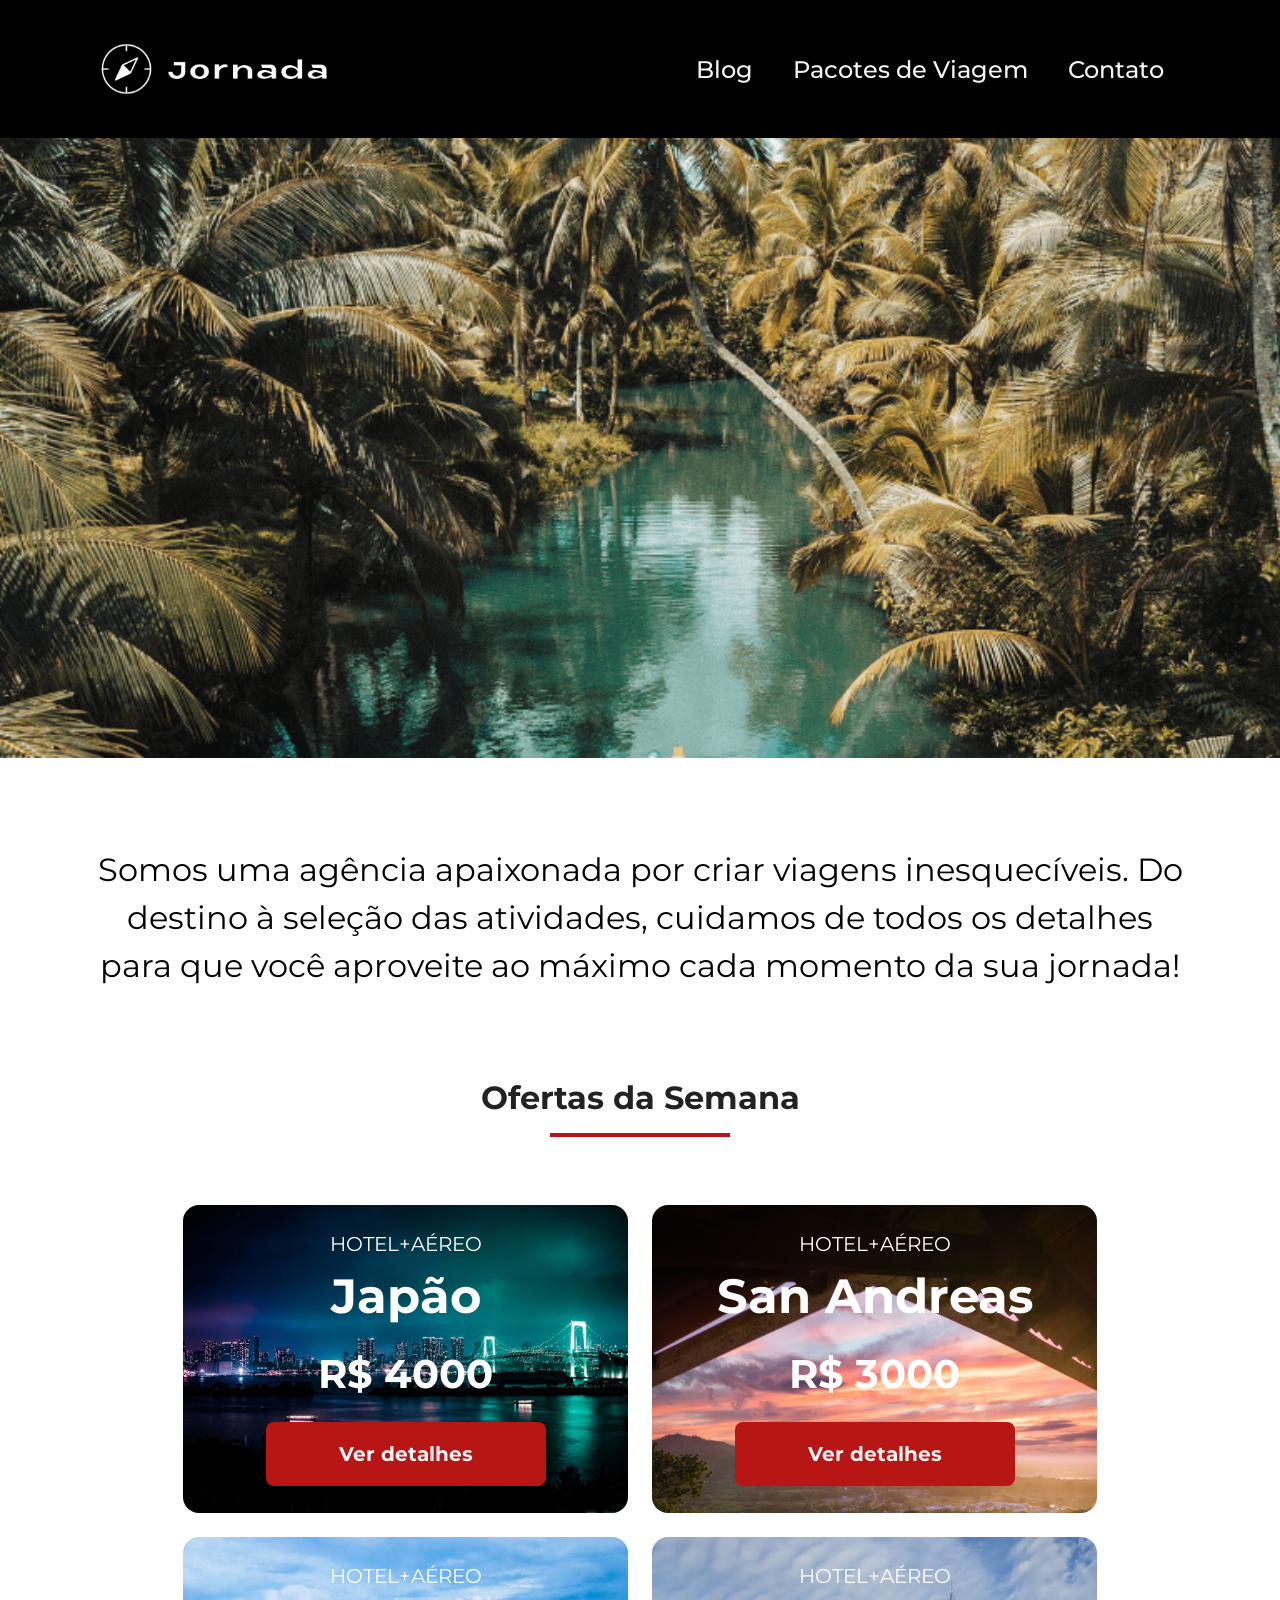
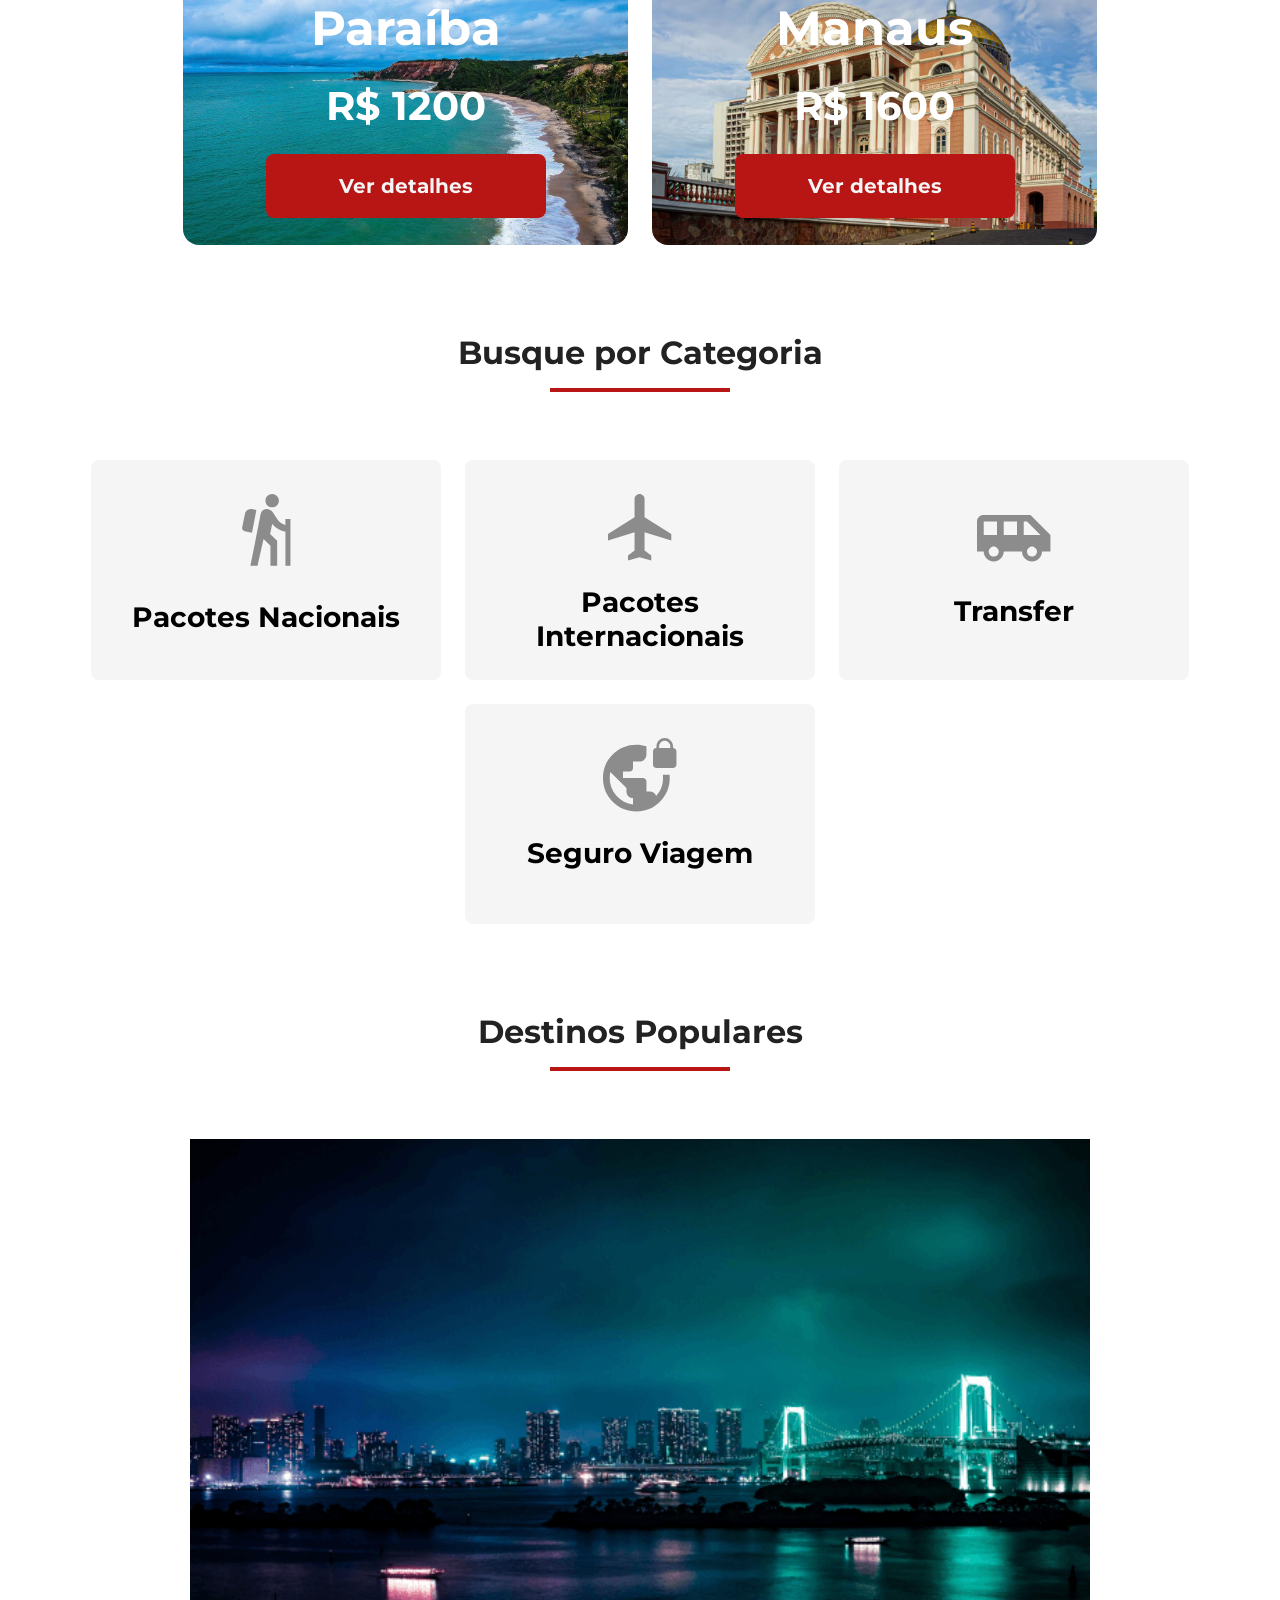
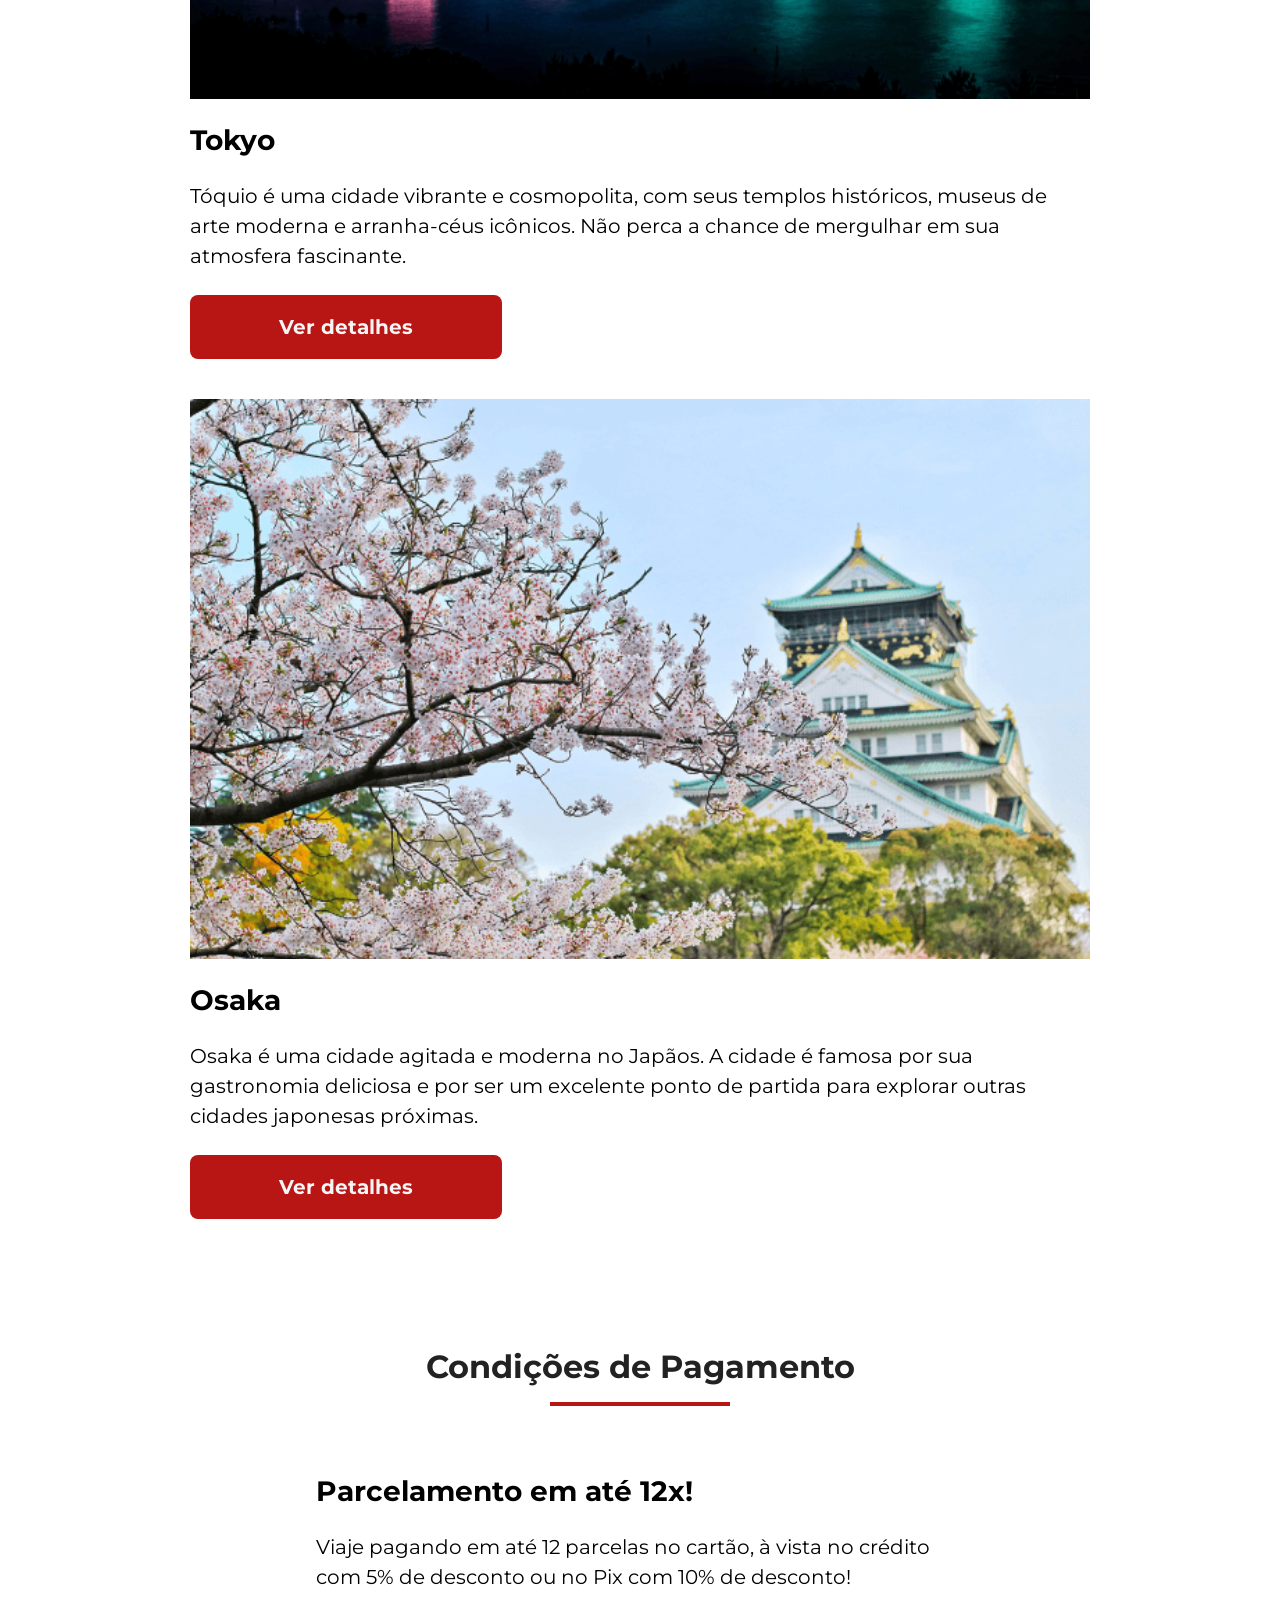
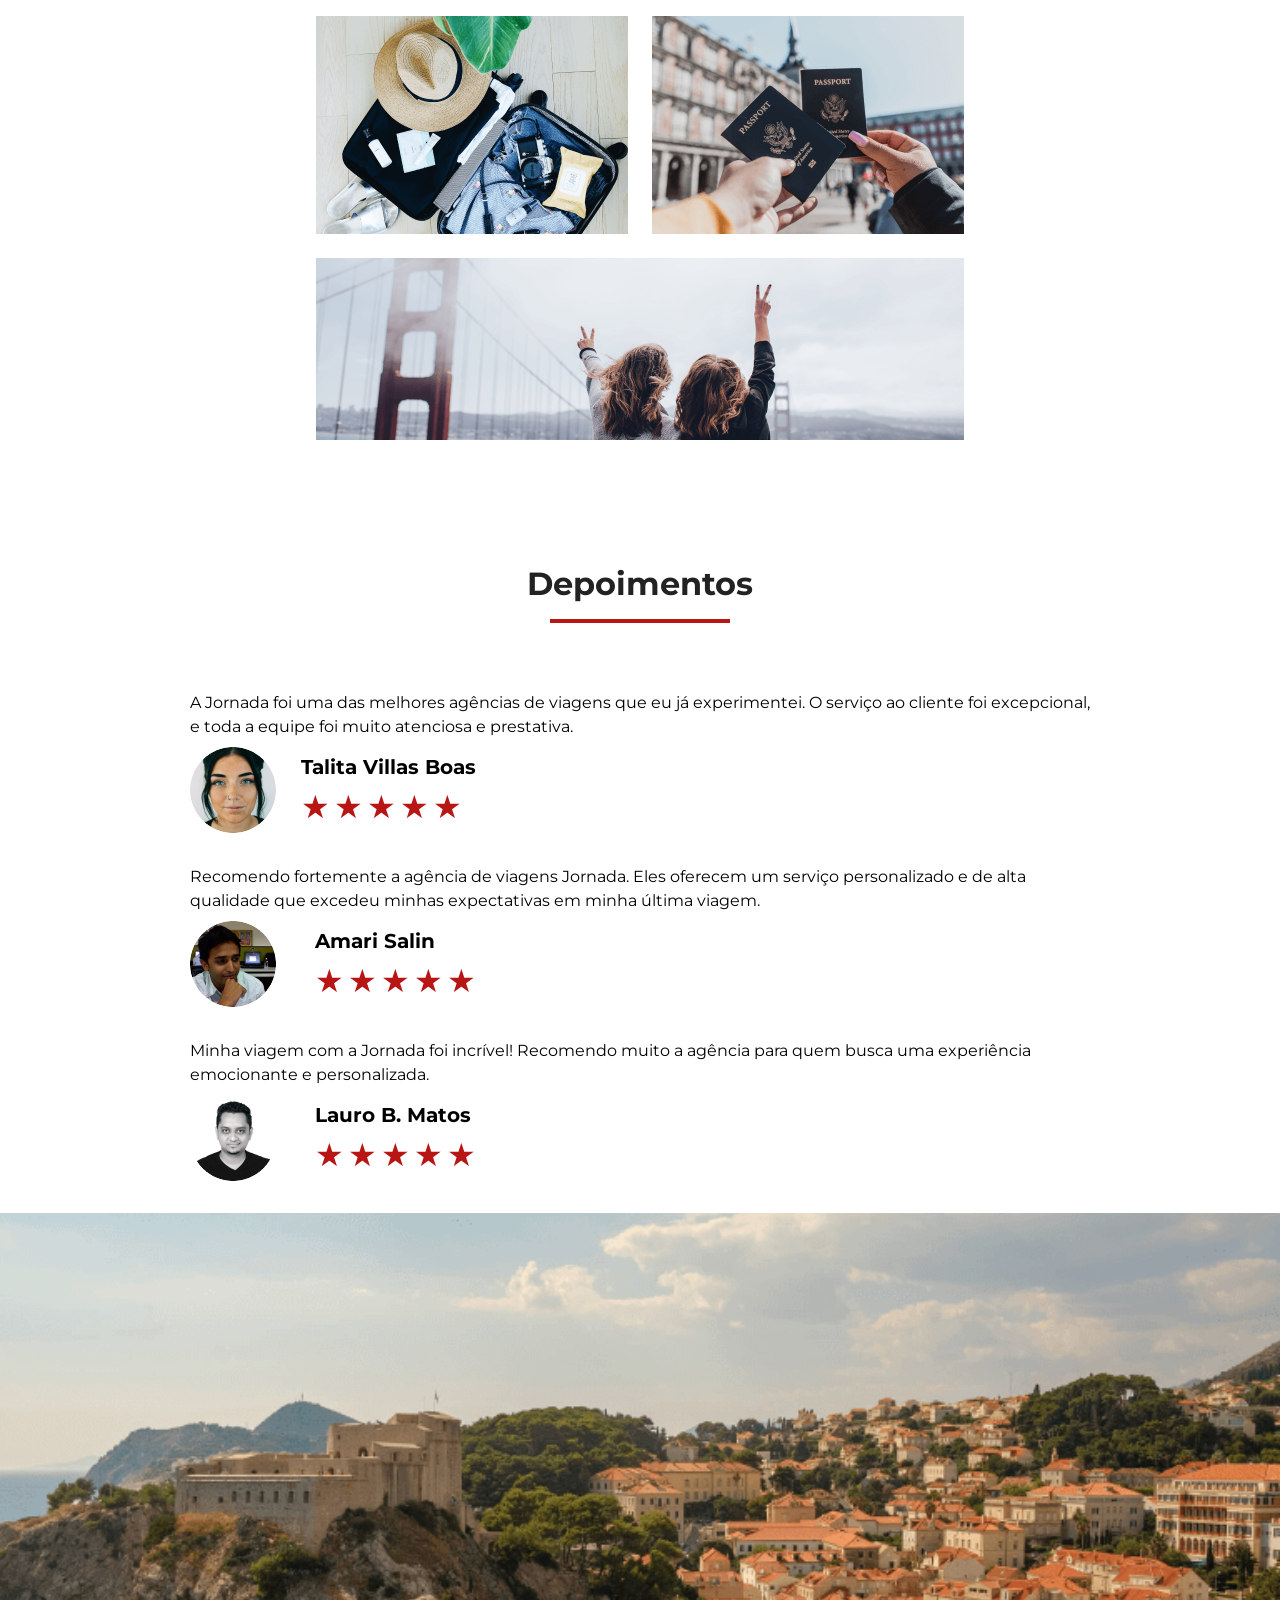
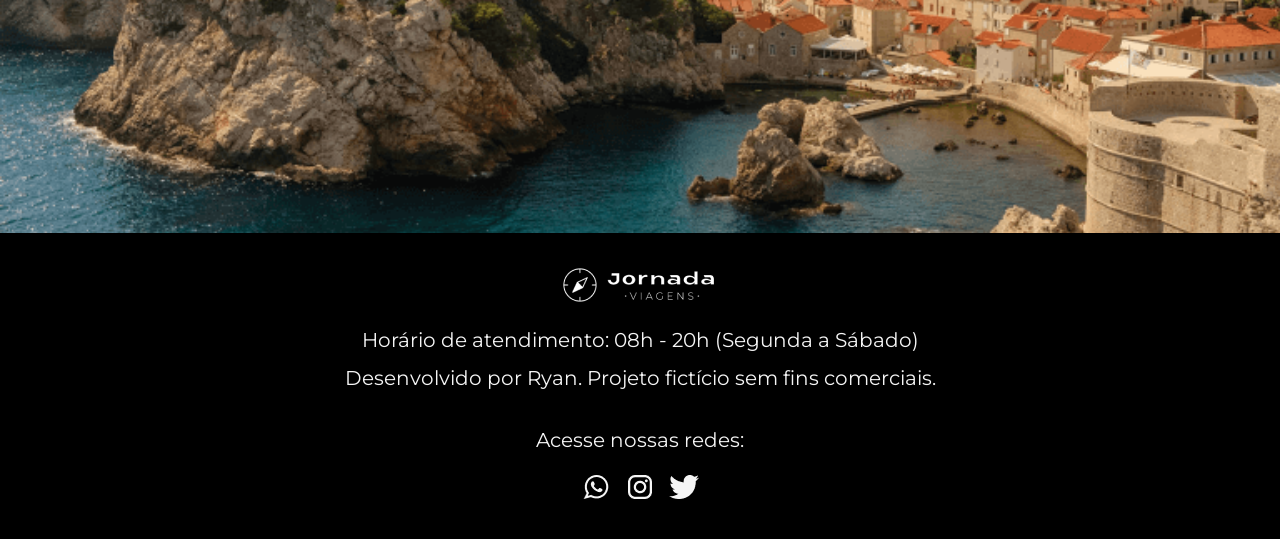
<file: index.html>
<!DOCTYPE html>
<html lang="pt-br">
<head>
    <meta charset="UTF-8">
    <link rel="icon" href="./favicon.svg">
    <meta name="viewport" content="width=device-width, initial-scale=1.0">
    <linK rel="stylesheet" href="./styles/style.css">
    <meta name="description" content="Jornada viagens, uma agência apaixonada por criar viagens inesquecíveis!">
    <title>Jornada Viagens</title>
</head>
<body>

    <header class="cabecalho">
        <a class="logo" href="#" title="Voltar para a página inicial">
            <img class="logo__img-mobile"src="./assets/Logo/bussola-logo-jornada-viagens.svg" alt="Bússola do logo Jornada Viagens na cor branca">
            <img class="logo__img-desktop"src="./assets/Logo/Logo-preta.svg" alt="Bússola do logo Jornada Viagens na cor branca">
        </a>
        <div class="navegacao-menu">
            <label for="menu">
                <img src="./assets/Menu/menu-hamburger.svg" alt="Menu hamburguer">
            </label>
            <input id="menu" type="checkbox" hidden>
            <nav class="navegacao-menu__lista">
                <ul class="navegacao-menu__lista__list-links">
                    <li><a href="blogpost.html"  title="Acessar Blog">Blog</a></li>
                    <li><a href="pacote-viagem.html" title="Acessar Pacote de Viagens">Pacotes de Viagem</a></li>
                    <li><a href="contato.html" title="Acessar Página de Contato">Contato</a></li>
                </ul>
            </nav>
        </div>
    </header>

    <main>
       
        <section class="hero">
            <div class="back-img"></div>
            <h2 class="hero-main description-default">Somos uma agência apaixonada por criar viagens inesquecíveis. Do destino à seleção das atividades, cuidamos de todos os detalhes para que você aproveite ao máximo cada momento da sua jornada!</h2>
        </section>

        <section class="ofertas">
            <div class="section-title">
                <h2>Ofertas da Semana</h2>
                <hr class="red-line">
            </div>    
            <div class="card-de-ofertas card-functions">
                <article class="card card-japao">
                    <header>
                        <p class="description-default">HOTEL+AÉREO</p>
                    </header>
                    <section class="title-default">
                        <h3>Japão</h3>
                        <span>R$ 4000</span>
                    </section> 
                    <footer>
                        <a href="#" class="button" title="Ver mais detalhes da oferta semanal para Japão">Ver detalhes</a>
                    </footer>
                </article>

                <article class="card card-san-andreas"> 
                    <header>
                        <p class="description-default">HOTEL+AÉREO</p>
                    </header>
                    <section class="title-default">
                        <h3>San Andreas</h3>
                        <span>R$ 3000</span>
                    </section>
                    <footer>
                        <a href="#" class="button" title="Ver mais detalhes da oferta semanal para San Andreas">Ver detalhes</a>
                    </footer>
                </article>

                <article class="card card-paraiba"> 
                    <header>
                        <p class="description-default">HOTEL+AÉREO</p>
                    </header>
                    <section class="title-default">
                        <h3>Paraíba</h3>
                        <span>R$ 1200</span>
                    </section>
                    <footer>
                        <a href="#" class="button" title="Ver mais detalhes da oferta semanal para Paraíba">Ver detalhes</a>
                    </footer>
                </article>

                <article class="card card-manaus"> 
                    <header>
                        <p class="description-default">HOTEL+AÉREO</p>
                    </header>
                    <section class="title-default">
                        <h3>Manaus</h3>
                        <span>R$ 1600</span>
                    </section>
                    <footer>
                        <a href="#" class="button" title="Ver mais detalhes da oferta semanal para Manaus">Ver detalhes</a>
                    </footer>
                </article>
            </div>
        </section>

        <section class="sessao-categorias">
            <div class="section-title">
                <h2 class="quebra-de-linha">Busque por Categoria</h2>
                <hr class="red-line">
            </div>
            <div class="categorias card-functions">
                <a href="#" class="buscar" title="Filtrar por pacotes nacionais">
                    <img class="buscar_icone buscar_icone-nacional"src="/assets/Icone-pacotes/icone-pacotes-nacionais.svg" alt="Icone categoria pacotes nacionais">
                    <h3 class="title-default buscar_pacote">Pacotes Nacionais</h3>
                </a>

                <a href="#" class="buscar" title="Filtrar por pacotes internacionais">
                    <img class="buscar_icone" src="/assets/Icone-pacotes/icone-pacotes-internacionais.svg" alt="Icone categoria pacotes internacionais">
                    <h3 class="title-default">Pacotes Internacionais</h3>
                </a>

                <a href="#" class="buscar" title="Filtrar por pacotes transfer">
                    <img class="buscar_icone buscar_icone-transfer" src="/assets/Icone-pacotes/icone-transfer.svg" alt="Icone categoria pacotes transfer">
                    <h3 class="title-default">Transfer</h3>
                </a>

                <a href="#" class="buscar" title="Filtrar por pacotes transfer">
                    <img class="buscar_icone"src="/assets/Icone-pacotes/icone-seguro-viagem.svg" alt="Icon categoria pacotes seguro de viagem">
                    <h3 class="title-default">Seguro Viagem</h3>
                </a>
            </div>
        </section>  

        <section class="sessao-destino">
            <div class="section-title">
                <h2>Destinos Populares</h2>
                <hr class="red-line">
            </div>
            <div class="destinos-favoritos screen-size">
                <article class="destino">
                    <header>
                        <div class="destino_imagem destino_imagem-tokyo screen-size"></div>
                        <h3 class="title-default destino_titulo">Tokyo</h3>
                    </header>
                    <section>
                        <p class="description-default destino_descricao">Tóquio é uma cidade vibrante e cosmopolita, com seus templos históricos, museus de arte moderna e arranha-céus icônicos. Não perca a chance de mergulhar em sua atmosfera fascinante.</p>
                    </section>
                    <footer>
                        <a class="button destino_botao" href="#" title="Ver detalhes do destino popular: Tóquio">Ver detalhes</a>
                    </footer>
                </article>
                <article class="destino">
                    <header>
                        <div class="destino_imagem destino_imagem-osaka screen-size"></div>
                        <h3 class="title-default destino_titulo">Osaka</h3>
                    </header>
                    <section>
                        <p class="description-default destino_descricao">Osaka é uma cidade agitada e moderna no Japãos. A cidade é famosa por sua gastronomia deliciosa e por ser um excelente ponto de partida para explorar outras cidades japonesas próximas.</p>
                    </section>
                    <footer>
                        <a class="button destino_botao" href="#" title="Ver detalhes do destino popular: Osaka">Ver detalhes</a>
                    </footer>
                </article>          
            </div>
        </section>
        
        <section class="formas-de-pagamento">
            <div class="titulo-condicoes section-title">
                <h2>Condições de Pagamento</h2>
                <hr class="red-line">
            </div>
            <div class="divisao screen-size">
                <div class="info-condicoes">
                    <h3 class="title-default condicoes_titulo">
                        Parcelamento em até 12x!
                    </h3>
                    <p class="description-default condicoes_descricao">Viaje pagando em até 12 parcelas no cartão, à vista no crédito com 5% de desconto ou no Pix com 10% de desconto! </p>
                </div >
                <div class="conteudo-imagem">
                    <div class="formas-imagens imagem-malas"></div>
                    <div class="formas-imagens imagem-passaporte"></div>
                    <div class="imagem-vista"></div>
                </div>
            </div>
        </section>

        <section class="depoimentos">
            <div class="titulo-depoimentos section-title">
                <h2>Depoimentos</h2>
                <hr class="red-line">
            </div>
            <div class="sessao-feedback screen-size">
                <article class="sessao-feedback-comentario">
                    <header>
                        <p class="description-default">A Jornada foi uma das melhores agências de viagens que eu já experimentei. O serviço ao cliente foi excepcional, e toda a equipe foi muito atenciosa e prestativa.</p>
                    </header>
                    <footer class="perfil-cliente"> 
                        <img class="avatar" src="/img/Geral/Icone-avaliações/Pagina-inicial/Avatar-Talita.png" alt="Avatar do cliente 1 que realizou a avaliação">
                        <div>
                            <h3 class="title-default">Talita Villas Boas</h3>
                            <div class="notas">
                                <span class="stars">★</span>
                                <span class="stars">★</span>
                                <span class="stars">★</span>
                                <span class="stars">★</span>
                                <span class="stars">★</span>
                            </div>
                        </div>
                    </footer>
                </article>
                <article class="sessao-feedback-comentario">
                    <header>
                        <p class="description-default">Recomendo fortemente a agência de viagens Jornada. Eles oferecem um serviço personalizado e de alta qualidade que excedeu minhas expectativas em minha última viagem.</p>
                    </header>
                    <footer class="perfil-cliente"> 
                        <img class="avatar" src="/img/Geral/Icone-avaliações/Pagina-inicial/Avatar-Amari.png" alt="Avatar do cliente 2 que realizou a avaliação">
                        <div>
                            <h3 class="title-default">Amari Salin</h3>
                            <div class="notas">
                                <span class="stars">★</span>
                                <span class="stars">★</span>
                                <span class="stars">★</span>
                                <span class="stars">★</span>
                                <span class="stars">★</span>
                            </div>
                        </div>
                    </footer>
                </article>
                <article class="sessao-feedback-comentario">
                    <header>
                        <p class="description-default">Minha viagem com a Jornada foi incrível! Recomendo muito a agência para quem busca uma experiência emocionante e personalizada.</p>
                    </header>
                    <footer class="perfil-cliente"> 
                        <img class="avatar" src="/img/Geral/Icone-avaliações/Pagina-inicial/Avatar-Lauro.png" alt="Avatar do cliente 3 que realizou a avaliação">
                        <div>
                            <h3 class="title-default">Lauro B. Matos</h3>
                            <div class="notas">
                                <span class="stars">★</span>
                                <span class="stars">★</span>
                                <span class="stars">★</span>
                                <span class="stars">★</span>
                                <span class="stars">★</span>
                            </div>
                        </div>
                    </footer>
                </article>
            </div>
        </section>
    
    </main>

    <footer class="contato">
        <div class="back-img footer-img"></div>
        <div class="screen-size div-teste">
            <article class="informacoes-contato">
                <header class="teste-header">
                    <img class="logo-footer" src="img/Geral/Icones-redes-sociais/Logo-branco_Jornada-viagens.png" alt="Logo com uma bússola branca e ao lado escrito Jornada Viagens">
                    <p class="description-default informacoes-funcionamento">Horário de atendimento: 08h - 20h (Segunda a Sábado)</p>
                    <p class="description-default informacoes-funcionamento">Desenvolvido por Ryan. Projeto fictício sem fins comerciais.</p>
                </header>
                <footer class="redes">
                    <p class="description-default informacoes-funcionamento informacoes-redes">Acesse nossas redes:</p>
                    <div>
                        <a href="#" title="Entrar em contato pelo Whatsapp"><img class="redes-sociais" src="img/Geral/Icones-redes-sociais/Whatsapp.png" alt="Icone do whatsapp"></a>
                        <a href="#" title="Entrar em contato pelo Instagram"><img class="redes-sociais" src="img/Geral/Icones-redes-sociais/Instagram.png" alt="Icone do Instagram"></a> 
                        <a href="#" title="Entrar em contato pelo Twitter"><img class="redes-sociais" src="img/Geral/Icones-redes-sociais/Twiter.png" alt="Icone do Twitter"></a>
                    </div>
                </footer>
            </article>
        </div>
    </footer>
</body>
</html>
</file>
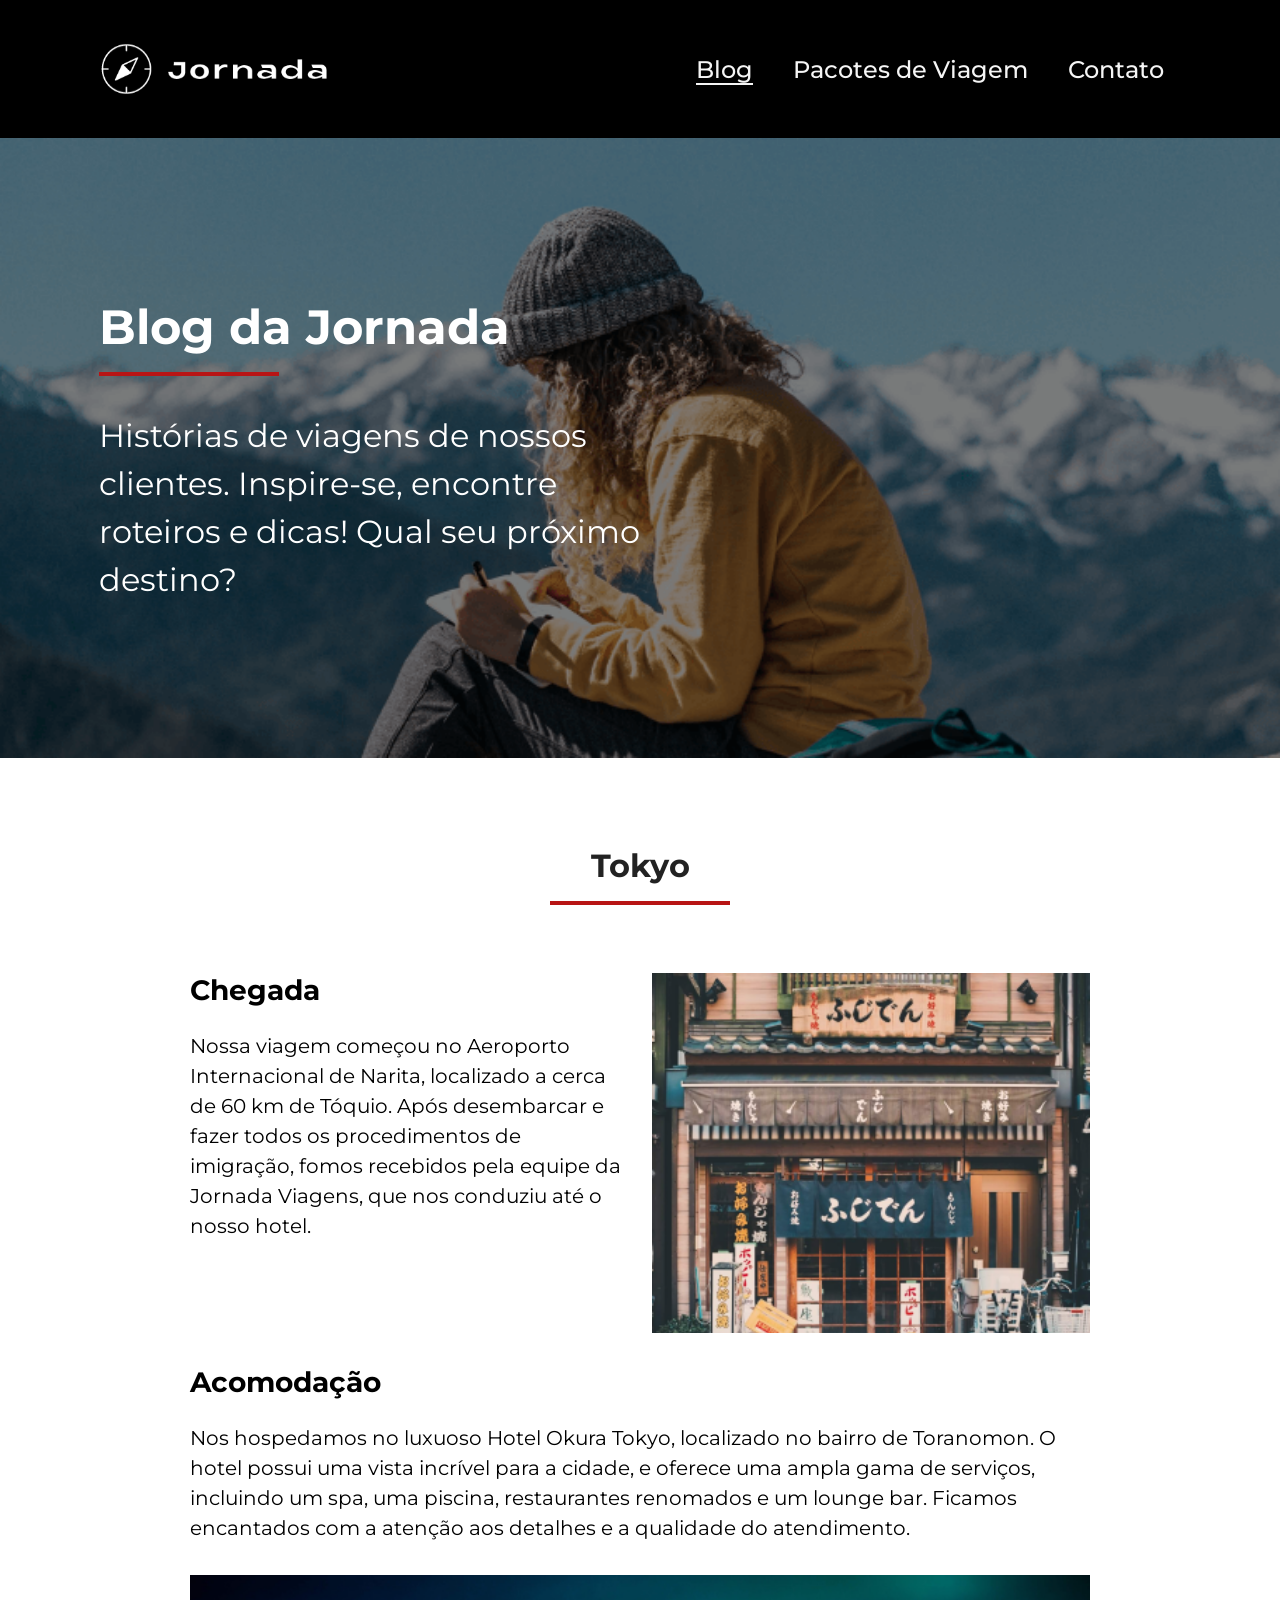
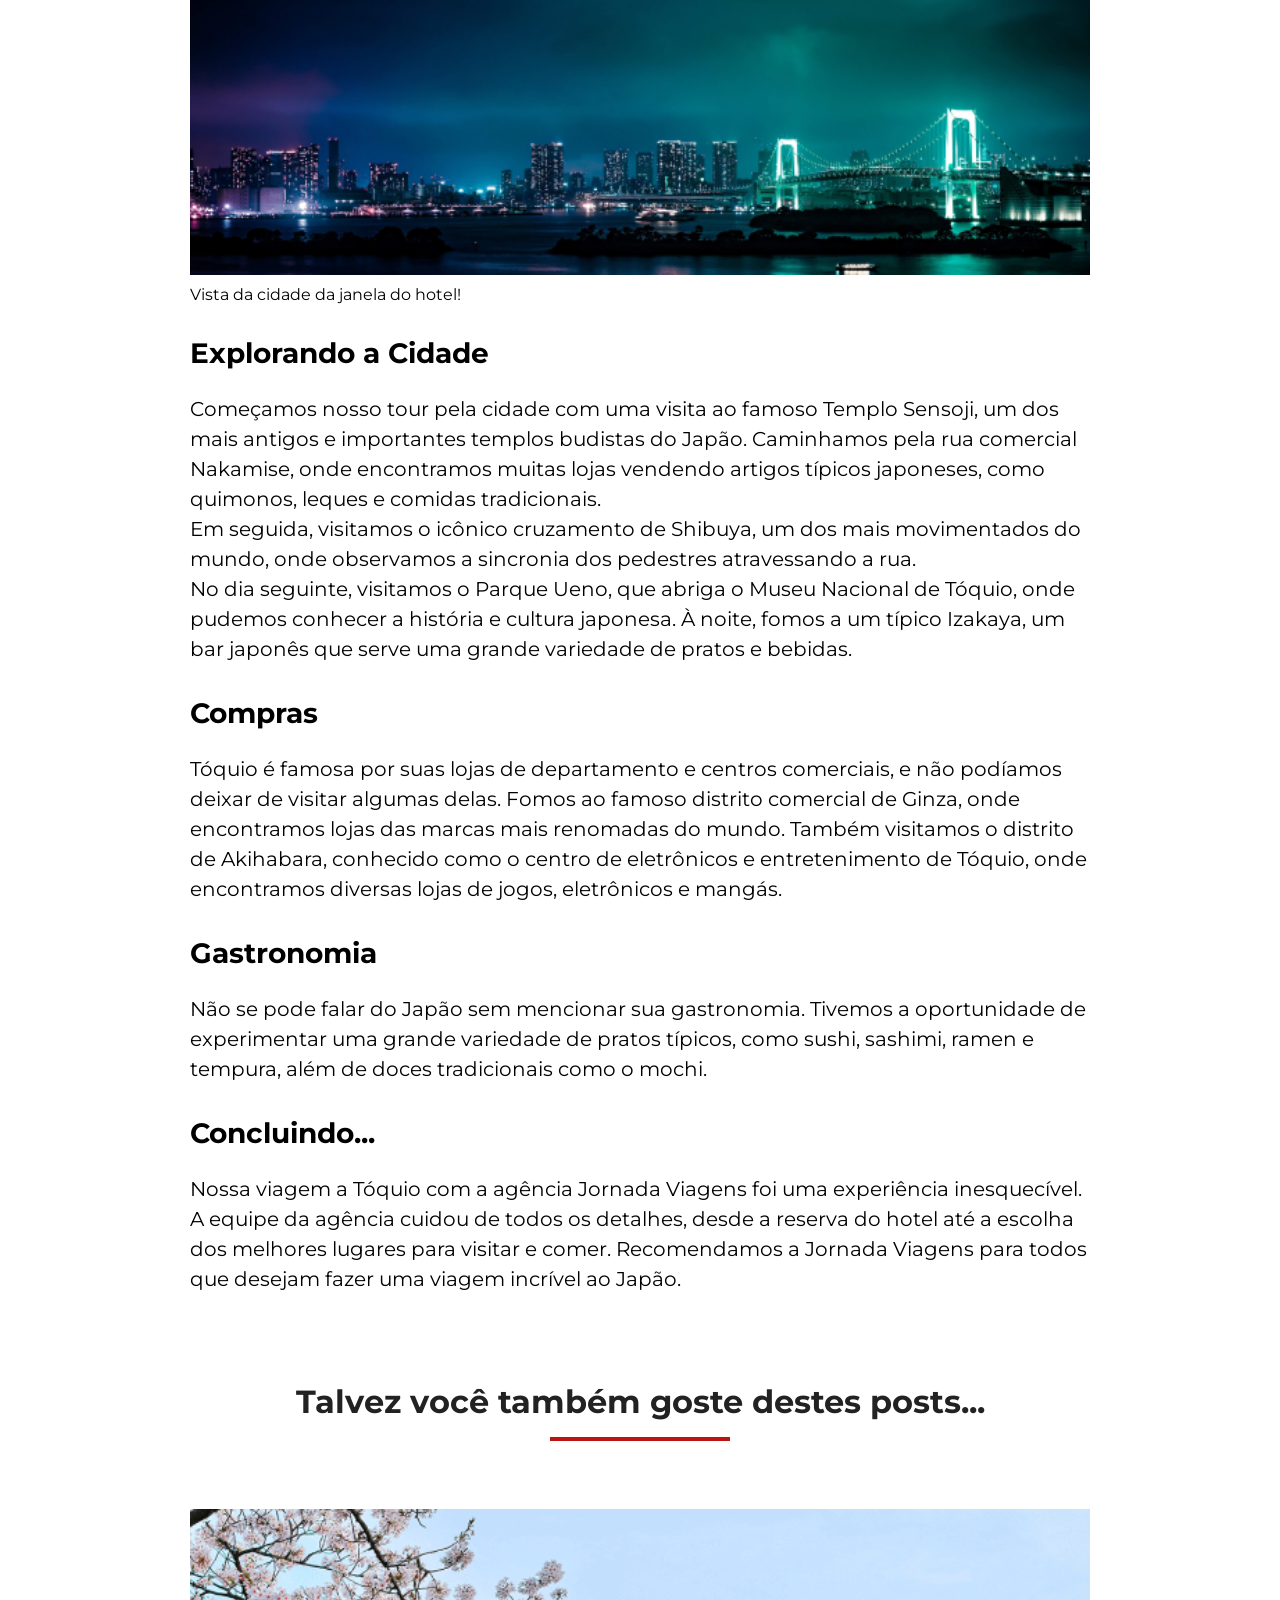
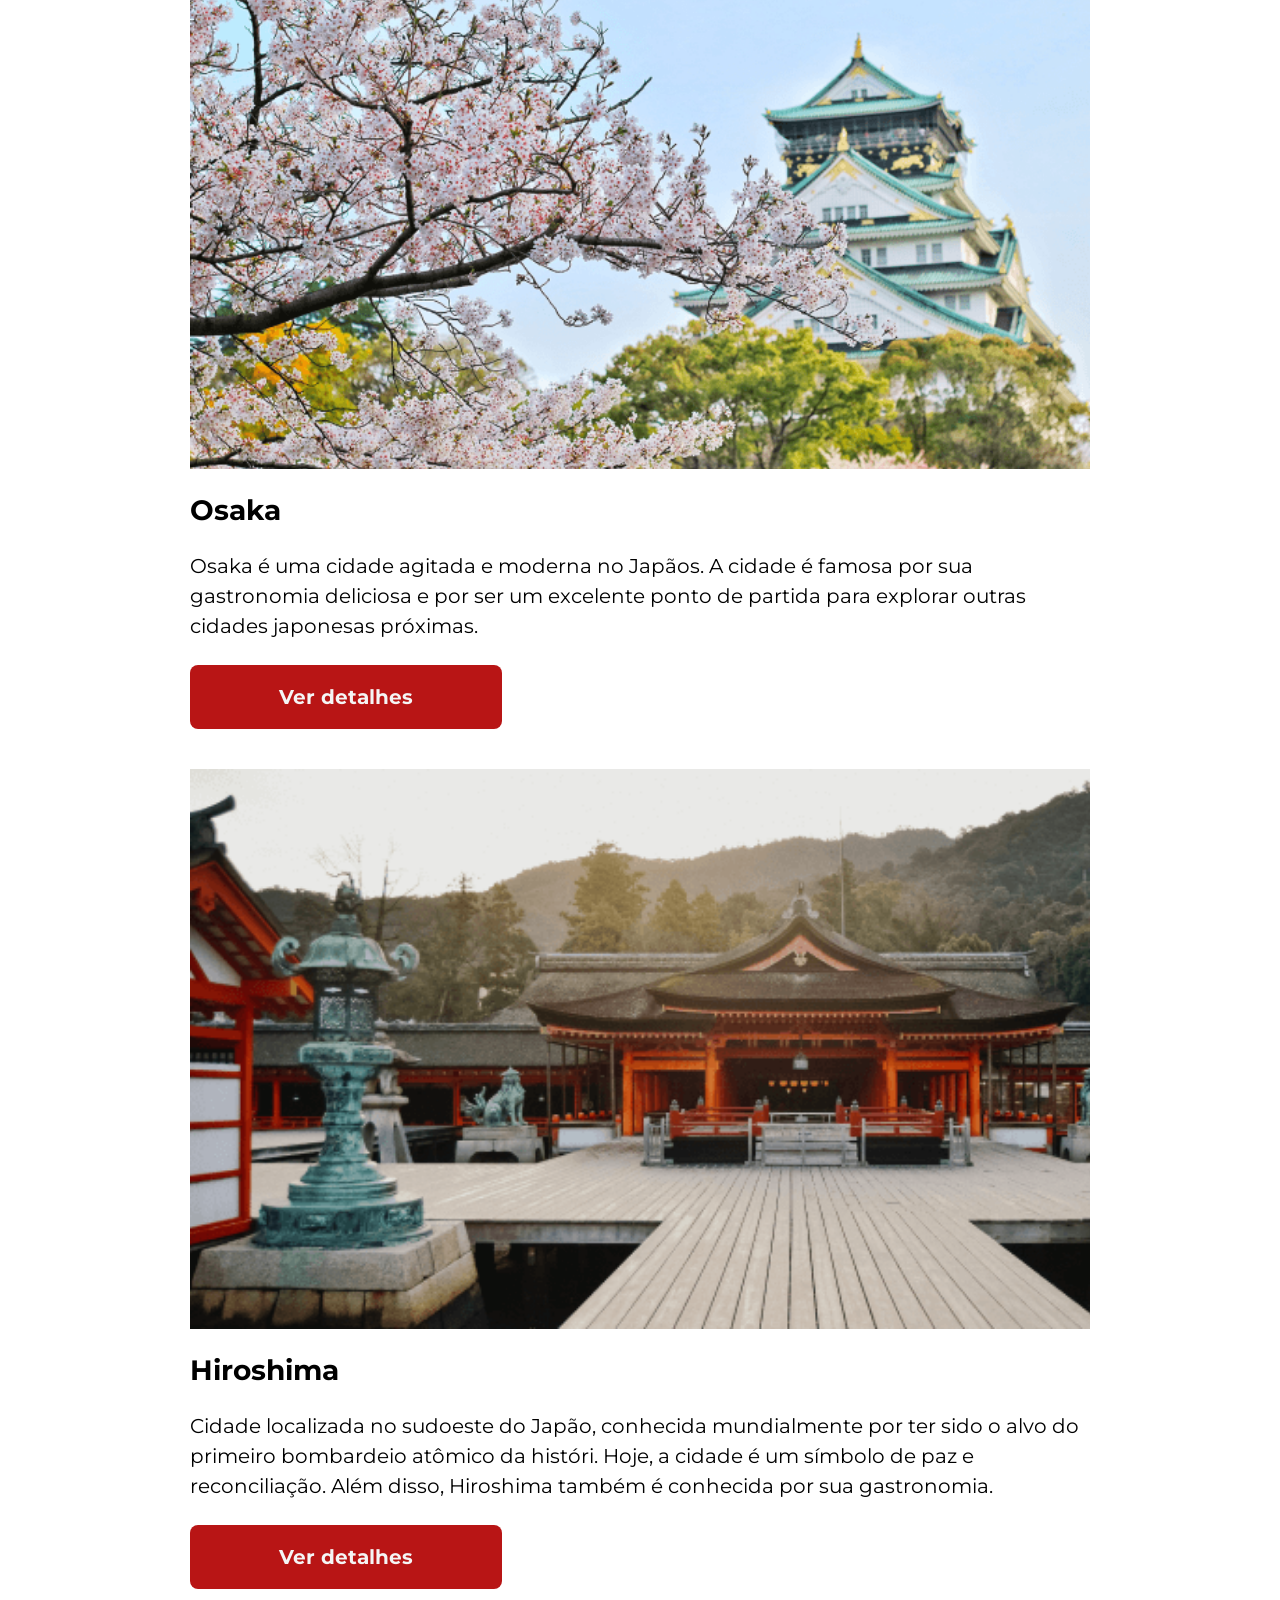
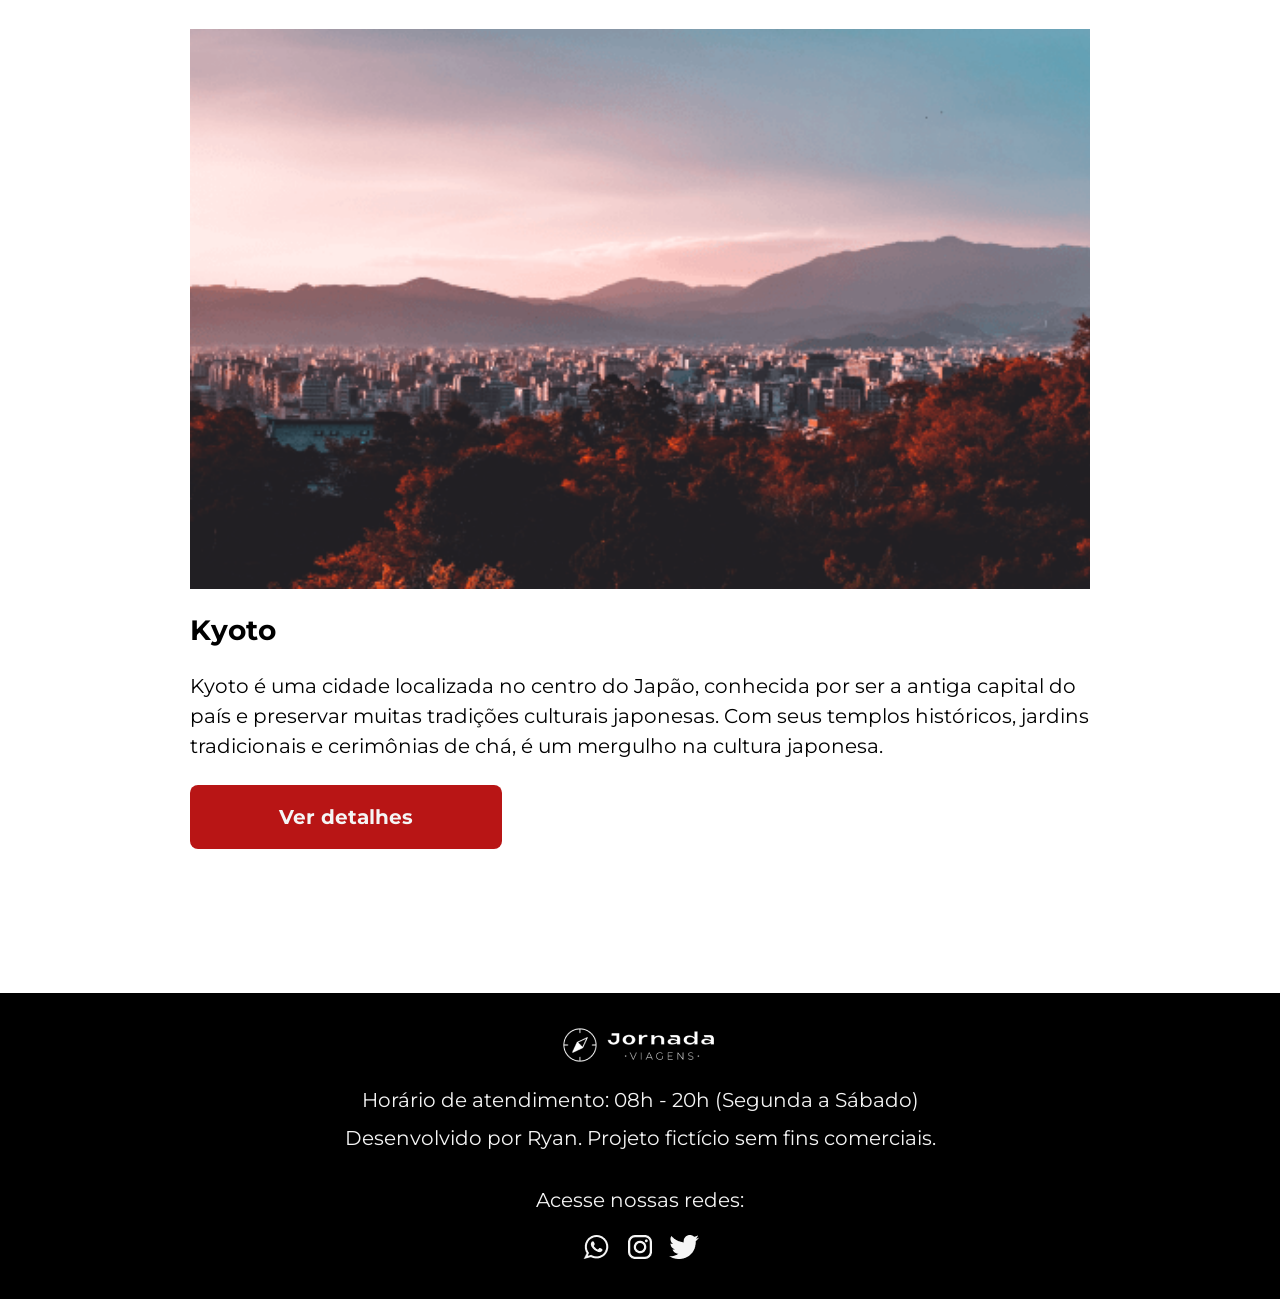
<file: blogpost.html>
<!DOCTYPE html>
<html lang="pt-br">
<head>
    <meta charset="UTF-8">
    <meta name="viewport" content="width=device-width, initial-scale=1.0">
    <link rel="icon" href="./favicon.svg">
    <linK rel="stylesheet" href="./styles/style.css">
    <meta name="description" content="Jornada viagens, uma agência com os melhores pacotes para suas viagens serem inesquecíveis!">
    <title>Jornada Viagens - Blogpost</title>
</head>
<body>

    <header class="cabecalho">
        <a class="logo" href="index.html" title="Voltar para a página inicial">
            <img class="logo__img-mobile"src="./assets/Logo/bussola-logo-jornada-viagens.svg" alt="Bússola do logo Jornada Viagens na cor branca">
            <img class="logo__img-desktop"src="./assets/Logo/Logo-preta.svg" alt="Bússola do logo Jornada Viagens na cor branca">
        </a>
        <div class="navegacao-menu">
            <label for="menu">
                <img src="./assets/Menu/menu-hamburger.svg" alt="Menu hamburguer">
            </label>
            <input id="menu" type="checkbox" hidden>
            <nav class="navegacao-menu__lista">
                <ul class="navegacao-menu__lista__list-links">
                    <li><a class="pagina-atual" href="blogpost.html" title="Acessar Blog">Blog</a></li>
                    <li><a href="pacote-viagem.html" title="Acessar Pacote de Viagens">Pacotes de Viagem</a></li>
                    <li><a href="contato.html" title="Acessar Página de Contato">Contato</a></li>
                </ul>
            </nav>
        </div>
    </header>

    <main class="Blog-jornada">

        <section class="hero">
            <div class="blogpost_hero entrar-em-contato_hero pacote-viagem_hero back-img">
                <div class="conteudo-hero screen-size">
                    <h1 class="title-default">Blog da Jornada</h1>
                    <hr class="red-line">
                    <h2 class="description-default">Histórias de viagens de nossos clientes. Inspire-se, encontre roteiros e dicas! Qual seu próximo destino?</h2>
                </div>
            </div>
        </section>

        <section class="Sobre-local">
            <div class="section-title">
                <h2>Tokyo</h2>
                <hr class="red-line">
            </div> 
            <div class="local screen-size"> 
                <div class="chegada-local block-space">
                    <div class="local screen-size">
                        <h1 class="title-default">Chegada</h1>
                        <p class="description-default">Nossa viagem começou no Aeroporto Internacional de Narita, localizado a cerca de 60 km de Tóquio. Após desembarcar e fazer todos os procedimentos de imigração, fomos recebidos pela equipe da Jornada Viagens, que nos conduziu até o nosso hotel.</p>
                    </div>
                    <div class="chegada-local_img"></div>
                       
                </div>

                <div class="acomodacao block-space">
                    <div>
                        <h1 class="title-default">Acomodação</h1>
                        <p class="description-default">Nos hospedamos no luxuoso Hotel Okura Tokyo, localizado no bairro de Toranomon. O hotel possui uma vista incrível para a cidade, e oferece uma ampla gama de serviços, incluindo um spa, uma piscina, restaurantes renomados e um lounge bar. Ficamos encantados com a atenção aos detalhes e a qualidade do atendimento.</p>
                    </div>
                    <div class="acomodacao-imagem">
                        <figure>
                            <div class="acomodacao_img"></div>   
                            <figcaption>Vista da cidade da janela do hotel!</figcaption> 
                        </figure>
                    </div> 
                </div>

                <div class="explorando-local block-space">
                    <div class="local screen-size">
                        <h1 class="title-default">Explorando a Cidade</h1>
                        <p class="description-default">Começamos nosso tour pela cidade com uma visita ao famoso Templo Sensoji, um dos mais antigos e importantes templos budistas do Japão. Caminhamos pela rua comercial Nakamise, onde encontramos muitas lojas vendendo artigos típicos japoneses, como quimonos, leques e comidas tradicionais.<br>
                        Em seguida, visitamos o icônico cruzamento de Shibuya, um dos mais movimentados do mundo, onde observamos a sincronia dos pedestres atravessando a rua. <br>
                        No dia seguinte, visitamos o Parque Ueno, que abriga o Museu Nacional de Tóquio, onde pudemos conhecer a história e cultura japonesa. À noite, fomos a um típico Izakaya, um bar japonês que serve uma grande variedade de pratos e bebidas.
                    </p>
                    </div>

                <div class="compras-em-local block-space">
                    <div class="local screen-size">
                        <h1 class="title-default">Compras</h1>
                        <p class="description-default">Tóquio é famosa por suas lojas de departamento e centros comerciais, e não podíamos deixar de visitar algumas delas. Fomos ao famoso distrito comercial de Ginza, onde encontramos lojas das marcas mais renomadas do mundo.
                        Também visitamos o distrito de Akihabara, conhecido como o centro de eletrônicos e entretenimento de Tóquio, onde encontramos diversas lojas de jogos, eletrônicos e mangás.
                    </p>
                </div>
    
                <div class="gastronomia-local block-space">
                    <div class="local screen-size">
                        <h1 class="title-default">Gastronomia</h1>
                        <p class="description-default">Não se pode falar do Japão sem mencionar sua gastronomia. Tivemos a oportunidade de experimentar uma grande variedade de pratos típicos, como sushi, sashimi, ramen e tempura, além de doces tradicionais como o mochi.
                    </p>
                </div>

                <div class="concluindo-sobre-viajem block-space">
                    <div class="local screen-size">
                        <h1 class="title-default">Concluindo...</h1>
                        <p class="description-default">Nossa viagem a Tóquio com a agência Jornada Viagens foi uma experiência inesquecível. A equipe da agência cuidou de todos os detalhes, desde a reserva do hotel até a escolha dos melhores lugares para visitar e comer. Recomendamos a Jornada Viagens para todos que desejam fazer uma viagem incrível ao Japão.
                    </p>
                </div>
            </div> 
        </section>

        <section class="suguestao-local sessao-destino">
            <div class="section-title">
                <h2 class="screen-size">Talvez você também goste destes posts...</h2>
                <hr class="red-line">
            </div>
            <div class="destinos-favoritos screen-size">

                <article class="destino">
                    <header>
                        <div class="destino_imagem destino_imagem-osaka screen-size"></div>
                        <h3 class="title-default destino_titulo">Osaka</h3>
                    </header>
                    <section>
                        <p class="description-default destino_descricao">Osaka é uma cidade agitada e moderna no Japãos. A cidade é famosa por sua gastronomia deliciosa e por ser um excelente ponto de partida para explorar outras cidades japonesas próximas.</p>
                    </section>
                    <footer>
                        <a class="button destino_botao" href="#" title="Ver detalhes do destino popular: Osaka">Ver detalhes</a>
                    </footer>
                </article>   

                <article class="destino">
                    <header>
                        <div class="destino_imagem destino_imagem-hiroshima screen-size"></div>
                        <h3 class="title-default destino_titulo">Hiroshima</h3>
                    </header>
                    <section>
                        <p class="description-default destino_descricao">Cidade localizada no sudoeste do Japão, conhecida mundialmente por ter sido o alvo do primeiro bombardeio atômico da históri. Hoje, a cidade é um símbolo de paz e reconciliação. Além disso, Hiroshima também é conhecida por sua gastronomia.</p>
                    </section>
                    <footer>
                        <a class="button destino_botao" href="#" title="Ver detalhes do destino popular: Tóquio">Ver detalhes</a>
                    </footer>
                </article>      

                <article class="destino">
                    <header>
                        <div class="destino_imagem destino_imagem-kyoto screen-size"></div>
                        <h3 class="title-default destino_titulo">Kyoto</h3>
                    </header>
                    <section>
                        <p class="description-default destino_descricao">Kyoto é uma cidade localizada no centro do Japão, conhecida por ser a antiga capital do país e preservar muitas tradições culturais japonesas. Com seus templos históricos, jardins tradicionais e cerimônias de chá, é um mergulho na cultura japonesa.</p>
                    </section>
                    <footer>
                        <a class="button destino_botao" href="#" title="Ver detalhes do destino popular: Tóquio">Ver detalhes</a>
                    </footer>
                </article>   

                

            </div>
        </section>

    </main>

        <footer class="contato">
        <div class="screen-size div-teste">
            <article class="informacoes-contato">
                <header class="teste-header">
                    <img class="logo-footer" src="img/Geral/Icones-redes-sociais/Logo-branco_Jornada-viagens.png" alt="Logo com uma bússola branca e ao lado escrito Jornada Viagens">
                    <p class="description-default informacoes-funcionamento">Horário de atendimento: 08h - 20h (Segunda a Sábado)</p>
                    <p class="description-default informacoes-funcionamento">Desenvolvido por Ryan. Projeto fictício sem fins comerciais.</p>
                </header>
                <footer class="redes">
                    <p class="description-default informacoes-funcionamento informacoes-redes">Acesse nossas redes:</p>
                    <div>
                        <a href="#" title="Entrar em contato pelo Whatsapp"><img class="redes-sociais" src="img/Geral/Icones-redes-sociais/Whatsapp.png" alt="Icone do whatsapp"></a>
                        <a href="#" title="Entrar em contato pelo Instagram"><img class="redes-sociais" src="img/Geral/Icones-redes-sociais/Instagram.png" alt="Icone do Instagram"></a> 
                        <a href="#" title="Entrar em contato pelo Twitter"><img class="redes-sociais" src="img/Geral/Icones-redes-sociais/Twiter.png" alt="Icone do Twitter"></a>
                    </div>
                </footer>
            </article>
        </div>
    </footer>
    
</body>
</html>
</file>
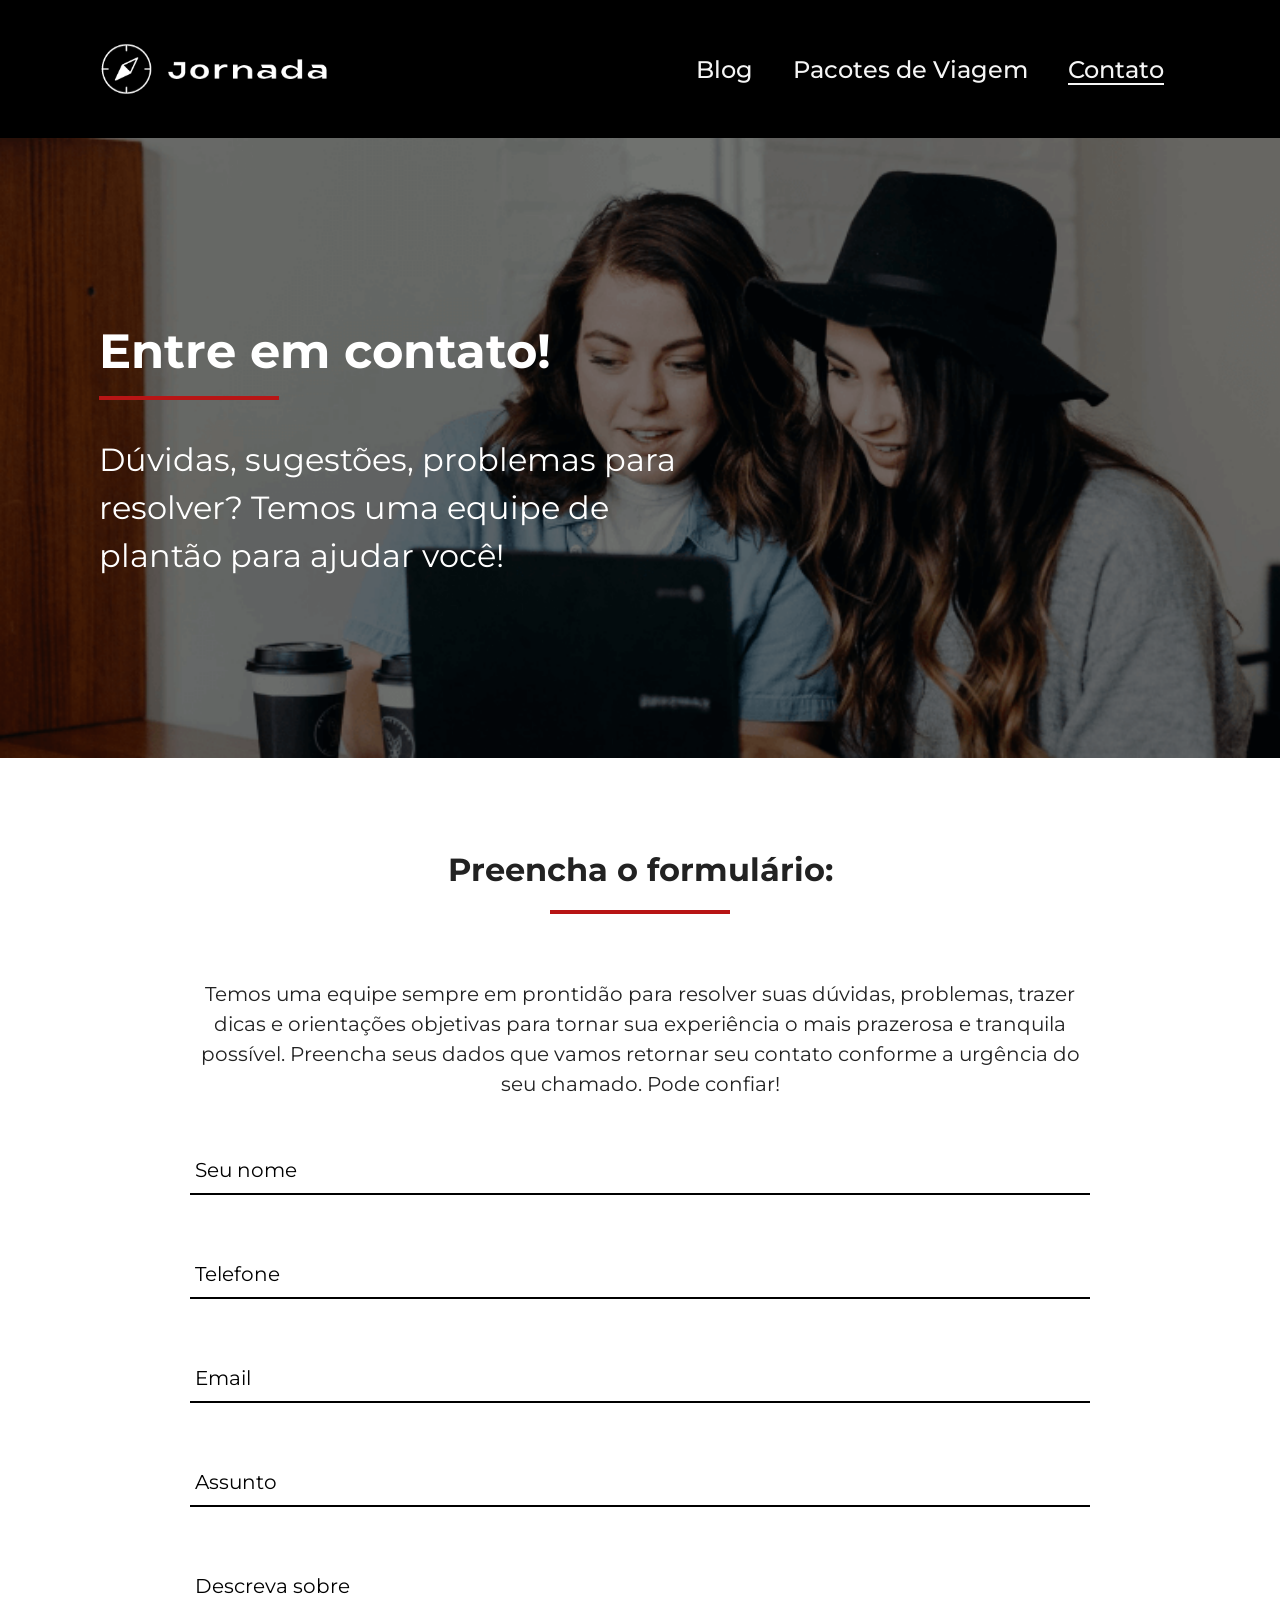
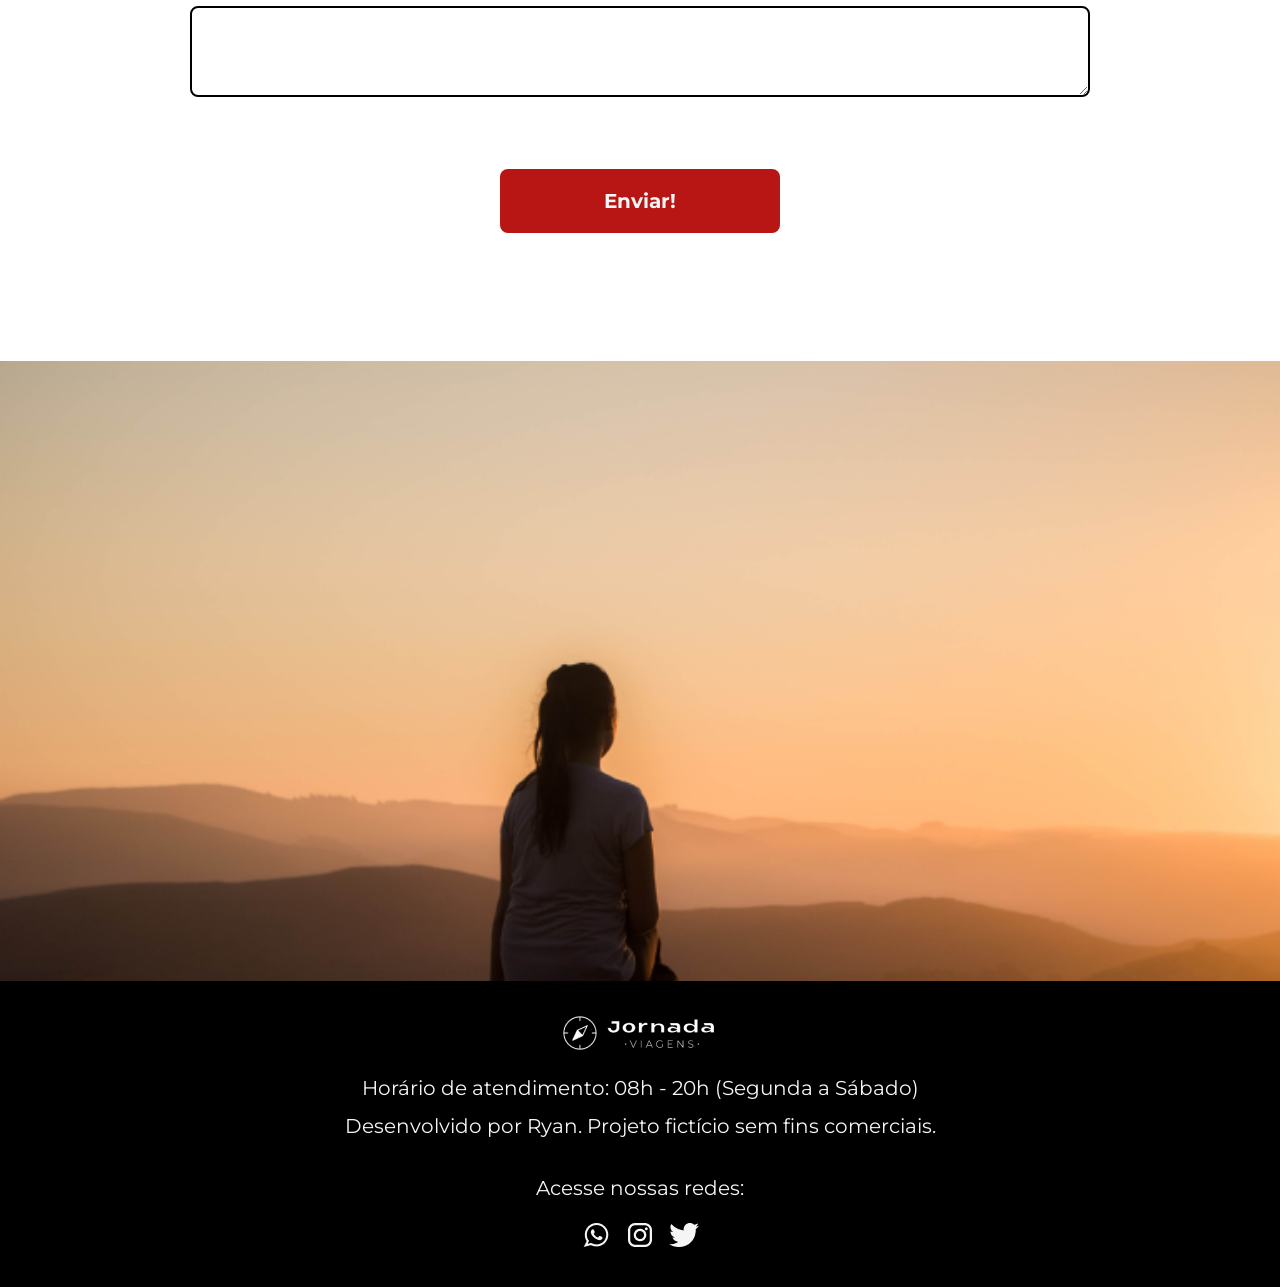
<file: contato.html>
<!DOCTYPE html>
<html lang="pt-br">
<head>
    <meta charset="UTF-8">
    <meta name="viewport" content="width=device-width, initial-scale=1.0">
    <link rel="icon" href="./favicon.svg">
    <linK rel="stylesheet" href="./styles/style.css">
    <meta name="description" content="Jornada viagens, uma agência com os melhores pacotes para suas viagens serem inesquecíveis!">
    <title>Jornada Viagens - Entre em contato</title>
</head>
<body>

    <header class="cabecalho">
        <a class="logo" href="index.html" title="Voltar para a página inicial">
            <img class="logo__img-mobile"src="./assets/Logo/bussola-logo-jornada-viagens.svg" alt="Bússola do logo Jornada Viagens na cor branca">
            <img class="logo__img-desktop"src="./assets/Logo/Logo-preta.svg" alt="Bússola do logo Jornada Viagens na cor branca">
        </a>
        <div class="navegacao-menu">
            <label for="menu">
                <img src="./assets/Menu/menu-hamburger.svg" alt="Menu hamburguer">
            </label>
            <input id="menu" type="checkbox" hidden>
            <nav class="navegacao-menu__lista">
                <ul class="navegacao-menu__lista__list-links">
                    <li><a href="blogpost.html"  title="Acessar Blog">Blog</a></li>
                    <li><a href="pacote-viagem.html" title="Acessar Pacote de Viagens">Pacotes de Viagem</a></li>
                    <li><a class="pagina-atual" href="contato.html" title="Acessar Página de Contato">Contato</a></li>
                </ul>
            </nav>
        </div>
    </header>

    <main>
        <section class="hero">
            <div class="entrar-em-contato_hero pacote-viagem_hero back-img">
                <div class="conteudo-hero screen-size">
                    <h1 class="title-default">Entre em contato!</h1>
                    <hr class="red-line">
                    <h2 class="description-default">Dúvidas, sugestões, problemas para resolver? Temos uma equipe de plantão para ajudar você!</h2>
                </div>
            </div>
        </section>

        <section class="formulario screen-size description-default">
            <div class="section-title">
                <h2 class="quebra-de-linha">Preencha o formulário:</h2>
                <hr class="red-line">
            </div>
            <div>
                <p class="sobre-formulario">Temos uma equipe sempre em prontidão para resolver suas dúvidas, problemas, trazer dicas e orientações objetivas para tornar sua experiência o mais prazerosa e tranquila possível. Preencha seus dados que vamos retornar seu contato conforme a urgência do seu chamado. Pode confiar!</p>
            </div>
            <div>
                <form action="#" method="get">
                    <div class="formulario_grid screen-size">
                        
                        <div class="input_nome formulario_input">
                            <input placeholder=" " id="Name" type="text" name="userName" required>
                            <label class="label_position" for="Name">Seu nome</label>
                        </div>

                        <div class="input_telefone formulario_input">
                            <input placeholder=" " id="PhoneNumber" type="tel" name="userPhoneNumber" pattern="[0-9]{11}" required>
                            <label class="label_position"  for="PhoneNumber">Telefone</label>
                        </div>

                        <div class="input_email formulario_input">
                            <input placeholder=" " id="emailuser" type="email" name="userEmail" required>    
                            <label class="label_position" for="emailuser">Email</label>
                        </div>

                        <div class="input_assunto formulario_input">
                            <input placeholder=" " id="Assunto" type="text" name="userAssunto" required>
                            <label class="label_position"  for="Assunto">Assunto</label>
                        </div>

                        <div class="input_desc-assunto formulario_input">
                            <textarea placeholder=" " id="Descreva-assunto" name="userAssuntoDesc" required></textarea>
                            <label for="Descreva-assunto">Descreva sobre</label>
                        </div>
                    </div>
                    
                    <div class="botao-envio_contato">
                        <button type="submit" class="botao-envio_contato button">Enviar!</button>
                    </div>                    
                </form>
            </div>
        </section>

    </main>
    
    <footer class="entrar-em-contato_footer pacote-viagens_footer contato">
        <div class="back-img footer-img"></div>
        <div class="screen-size div-teste">
            <article class="informacoes-contato">
                <header class="teste-header">
                    <img class="logo-footer" src="img/Geral/Icones-redes-sociais/Logo-branco_Jornada-viagens.png" alt="Logo com uma bússola branca e ao lado escrito Jornada Viagens">
                    <p class="description-default informacoes-funcionamento">Horário de atendimento: 08h - 20h (Segunda a Sábado)</p>
                    <p class="description-default informacoes-funcionamento">Desenvolvido por Ryan. Projeto fictício sem fins comerciais.</p>
                </header>
                <footer class="redes">
                    <p class="description-default informacoes-funcionamento informacoes-redes">Acesse nossas redes:</p>
                    <div>
                        <a href="#" title="Entrar em contato pelo Whatsapp"><img class="redes-sociais" src="img/Geral/Icones-redes-sociais/Whatsapp.png" alt="Icone do whatsapp"></a>
                        <a href="#" title="Entrar em contato pelo Instagram"><img class="redes-sociais" src="img/Geral/Icones-redes-sociais/Instagram.png" alt="Icone do Instagram"></a> 
                        <a href="#" title="Entrar em contato pelo Twitter"><img class="redes-sociais" src="img/Geral/Icones-redes-sociais/Twiter.png" alt="Icone do Twitter"></a>
                    </div>
                </footer>
            </article>
        </div>
    </footer>
    
</body>
</html>
</file>
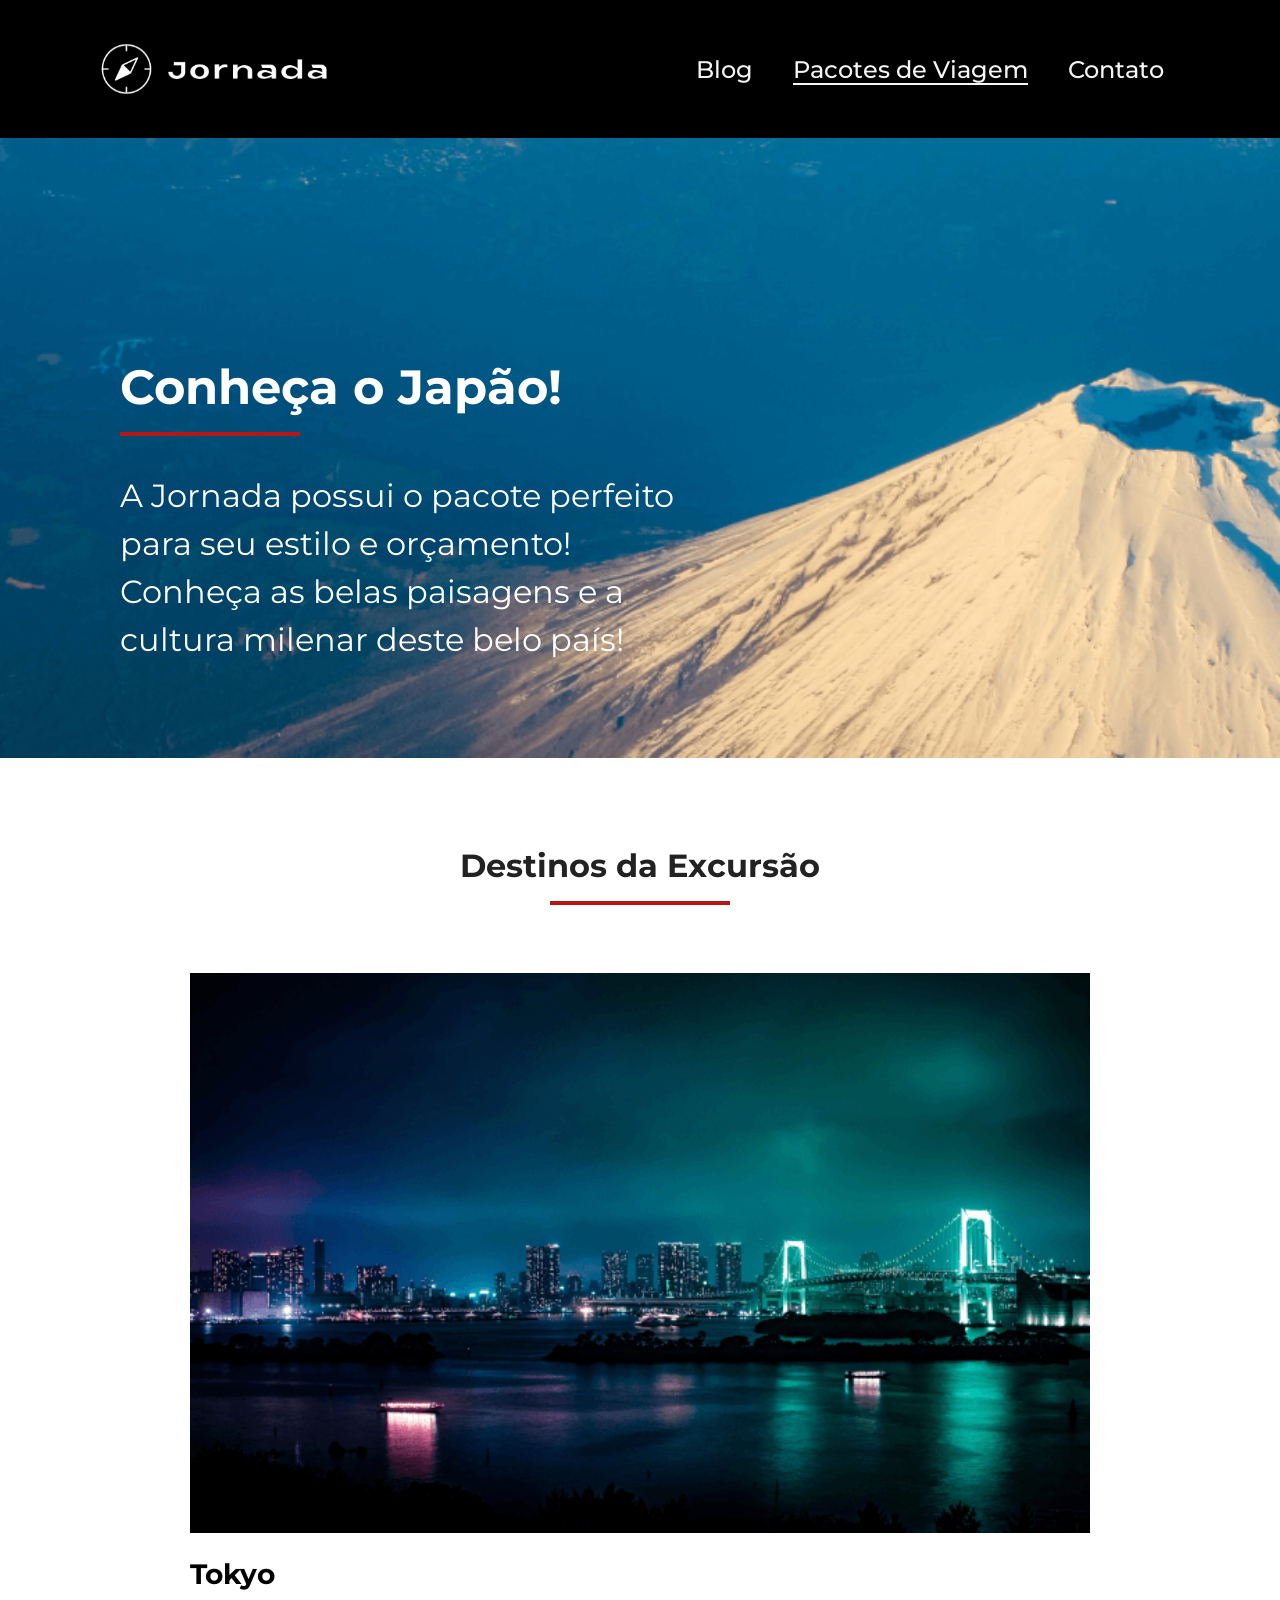
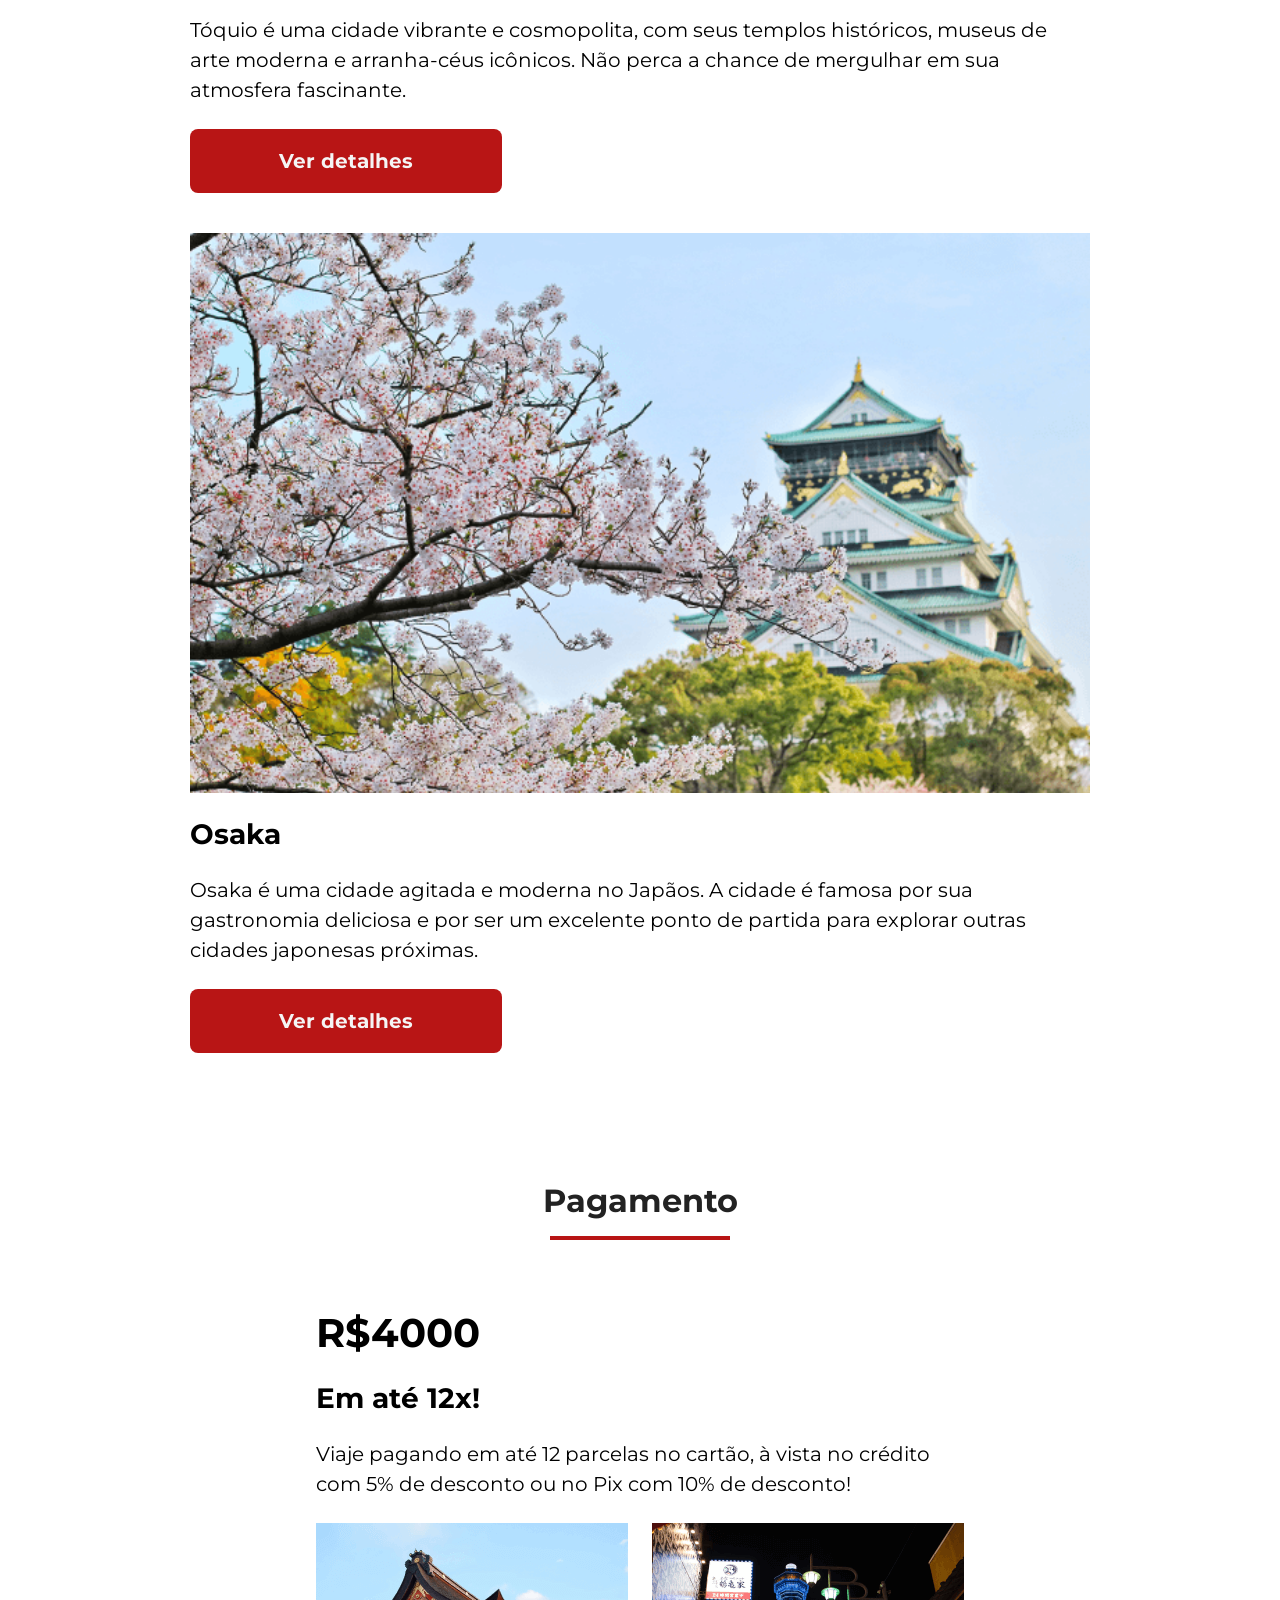
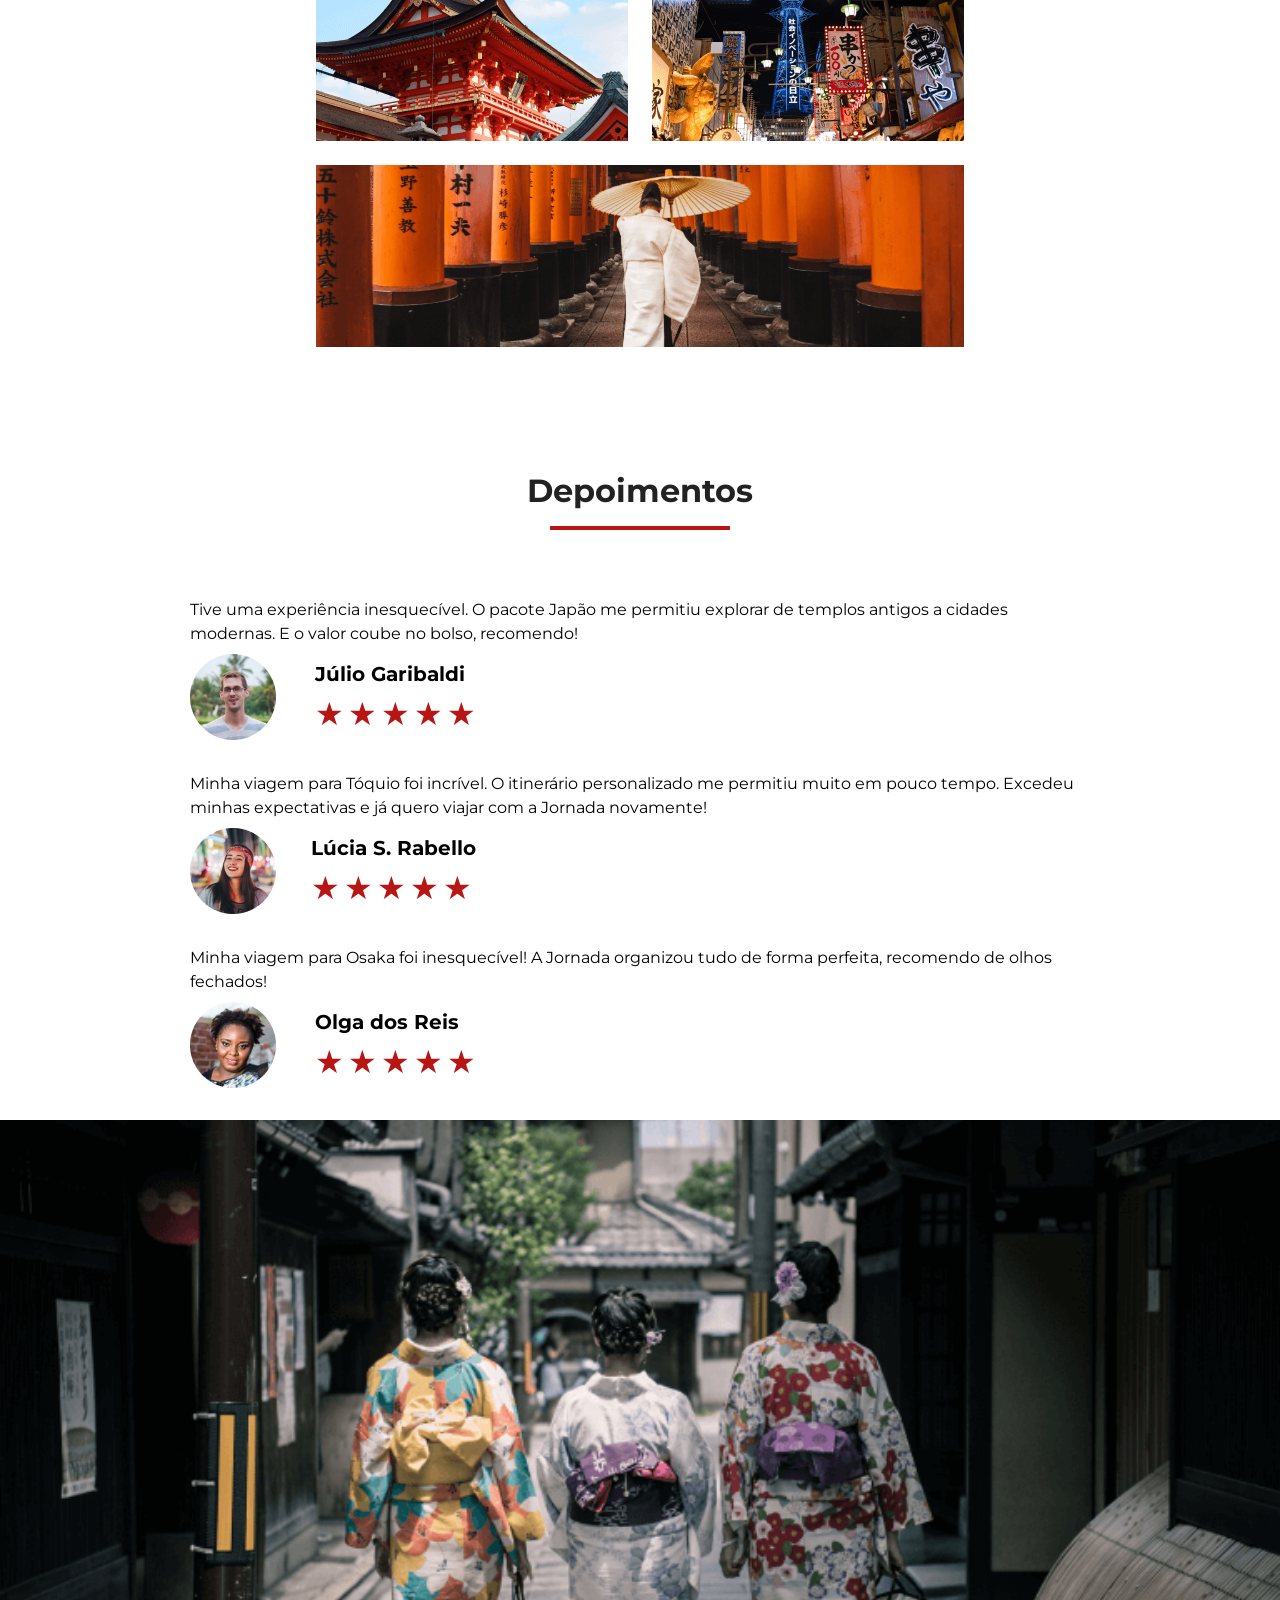
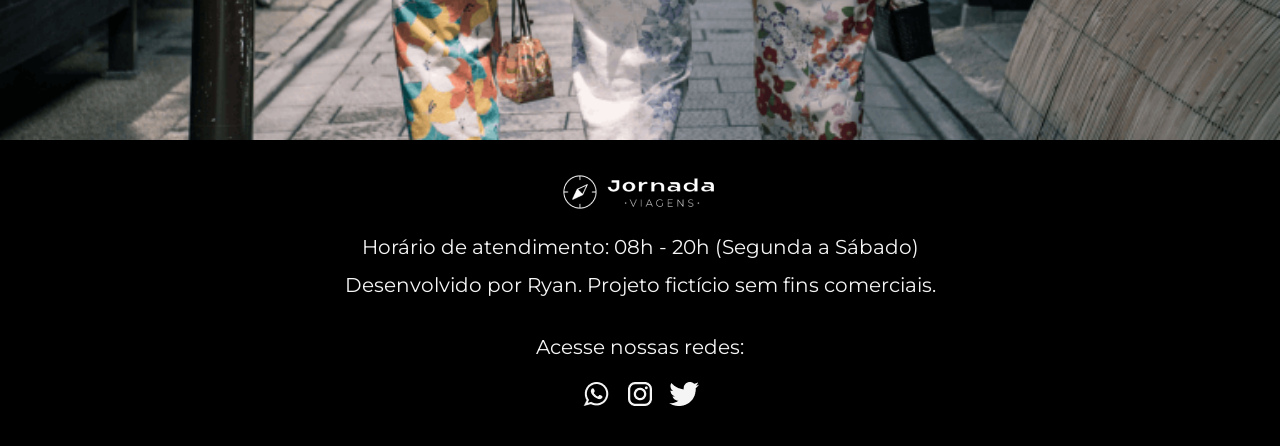
<file: pacote-viagem.html>
<!DOCTYPE html>
<html lang="pt-br">
<head>
    <meta charset="UTF-8">
    <meta name="viewport" content="width=device-width, initial-scale=1.0">
    <link rel="icon" href="./favicon.svg">
    <linK rel="stylesheet" href="./styles/style.css">
    <meta name="description" content="Jornada viagens, uma agência com os melhores pacotes para suas viagens serem inesquecíveis!">
    <meta property name="og:title" content="Jonrada de Viagens">
    <meta property name="og:description" content="Jornada viagens, uma agência com os melhores pacotes e preços para suas viagens serem inesquecíveis!">
    <meta property name="og:url" content="https://ryanslobato.github.io/jornada-viagens/">
    <meta property name="og:type" content="website">
    <meta property name="og:image" content="https://ryanslobato.github.io/jornada-viagens/assets/Logo/Logo-preta.svg">
    <title>Jornada Viagens - Pacotes</title>
</head>
<body>

    <header class="cabecalho">
        <a class="logo" href="index.html" title="Voltar para a página inicial">
            <img class="logo__img-mobile"src="./assets/Logo/bussola-logo-jornada-viagens.svg" alt="Bússola do logo Jornada Viagens na cor branca">
            <img class="logo__img-desktop"src="./assets/Logo/Logo-preta.svg" alt="Bússola do logo Jornada Viagens na cor branca">
        </a>
        <div class="navegacao-menu">
            <label for="menu">
                <img src="./assets/Menu/menu-hamburger.svg" alt="Menu hamburguer">
            </label>
            <input id="menu" type="checkbox" hidden>
            <nav class="navegacao-menu__lista">
                <ul class="navegacao-menu__lista__list-links">
                    <li><a href="blogpost.html"  title="Acessar Blog">Blog</a></li>
                    <li><a class="pagina-atual" href="pacote-viagem.html" title="Acessar Pacote de Viagens">Pacotes de Viagem</a></li>
                    <li><a href="contato.html" title="Acessar Página de Contato">Contato</a></li>
                </ul>
            </nav>
        </div>
    </header>

    <main class="pacote-viagens_main">

        <section class="hero">
            <div class="pacote-viagem_hero back-img">
                <div class="conteudo-hero screen-size">
                    <h1 class="title-default">Conheça o Japão!</h1>
                    <hr class="red-line">
                    <h2 class="description-default">A Jornada possui o pacote perfeito para seu estilo e orçamento! Conheça as belas paisagens e a  cultura milenar deste belo país!</h2>
                </div>
            </div>
        </section>

        <section class="sessao-destino">
            <div class="section-title">
                <h2 class="quebra-de-linha">Destinos da Excursão</h2>
                <hr class="red-line">
            </div>
            <div class="destinos-favoritos screen-size">
                <article class="destino">
                    <header>
                        <div class="destino_imagem destino_imagem-tokyo screen-size"></div>
                        <h3 class="title-default destino_titulo">Tokyo</h3>
                    </header>
                    <section>
                        <p class="description-default destino_descricao">Tóquio é uma cidade vibrante e cosmopolita, com seus templos históricos, museus de arte moderna e arranha-céus icônicos. Não perca a chance de mergulhar em sua atmosfera fascinante.</p>
                    </section>
                    <footer>
                        <a class="button destino_botao" href="#" title="Ver detalhes do destino popular: Tóquio">Ver detalhes</a>
                    </footer>
                </article>
                <article class="destino">
                    <header>
                        <div class="destino_imagem destino_imagem-osaka screen-size"></div>
                        <h3 class="title-default destino_titulo">Osaka</h3>
                    </header>
                    <section>
                        <p class="description-default destino_descricao">Osaka é uma cidade agitada e moderna no Japãos. A cidade é famosa por sua gastronomia deliciosa e por ser um excelente ponto de partida para explorar outras cidades japonesas próximas.</p>
                    </section>
                    <footer>
                        <a class="button destino_botao" href="#" title="Ver detalhes do destino popular: Osaka">Ver detalhes</a>
                    </footer>
                </article>          
            </div>
        </section>

        <section class="formas-de-pagamento">
            <div class="titulo-condicoes section-title">
                <h2>Pagamento</h2>
                <hr class="red-line">
            </div>
            <div class="divisao screen-size">
                <div class="info-condicoes">
                    <div class="info-condicoes-pacote">
                        <h3 class="pacote-viagens_valor title-default condicoes_titulo">
                            R$4000
                        </h3>
                        <h3 class="title-default condicoes_titulo">
                            Em até 12x!
                        </h3>
                        <p class="description-default condicoes_descricao">Viaje pagando em até 12 parcelas no cartão, à vista no crédito com 5% de desconto ou no Pix com 10% de desconto!</p>
                        <a class="button-pacotes button destino_botao" href="#" title="Ver detalhes do destino popular: Osaka">Ver detalhes</a>
                    </div>
                </div>
                <div class="conteudo-imagem">
                    <div class="imagem-malas"></div>
                    <div class="imagem-passaporte"></div>
                    <div class="imagem-vista"></div>
                </div>
            </div>
        </section>

        <section class="depoimentos">
            <div class="titulo-depoimentos section-title">
                <h2>Depoimentos</h2>
                <hr class="red-line">
            </div>
            <div class="sessao-feedback screen-size">
                <article class="sessao-feedback-comentario">
                    <header>
                        <p class="description-default">Tive uma experiência inesquecível. O pacote Japão me permitiu explorar  de templos antigos a cidades modernas. E o valor coube no bolso, recomendo!</p>
                    </header>
                    <footer class="perfil-cliente"> 
                        <img class="avatar" src="/img/Geral/Icone-avaliações/Pacote-viagens/Avatar-Julio.png" alt="Avatar do cliente 1 que realizou a avaliação">
                        <div>
                            <h3 class="title-default">Júlio Garibaldi</h3>
                            <div class="notas">
                                <span class="stars">★</span>
                                <span class="stars">★</span>
                                <span class="stars">★</span>
                                <span class="stars">★</span>
                                <span class="stars">★</span>
                            </div>
                        </div>
                    </footer>
                </article>
                <article class="sessao-feedback-comentario">
                    <header>
                        <p class="description-default">Minha viagem para Tóquio foi incrível. O itinerário personalizado me permitiu muito em pouco tempo. Excedeu minhas expectativas e já quero viajar com a Jornada novamente!</p>
                    </header>
                    <footer class="perfil-cliente"> 
                        <img class="avatar" src="/img/Geral/Icone-avaliações/Pacote-viagens/Avatar-Lucia.png" alt="Avatar do cliente 2 que realizou a avaliação">
                        <div>
                            <h3 class="title-default">Lúcia S. Rabello</h3>
                            <div class="notas">
                                <span class="stars">★</span>
                                <span class="stars">★</span>
                                <span class="stars">★</span>
                                <span class="stars">★</span>
                                <span class="stars">★</span>
                            </div>
                        </div>
                    </footer>
                </article>
                <article class="sessao-feedback-comentario">
                    <header>
                        <p class="description-default">Minha viagem para Osaka foi inesquecível! A Jornada organizou tudo de forma perfeita, recomendo de olhos fechados!</p>
                    </header>
                    <footer class="perfil-cliente"> 
                        <img class="avatar" src="/img/Geral/Icone-avaliações/Pacote-viagens/Avatar-Olga.png" alt="Avatar do cliente 3 que realizou a avaliação">
                        <div>
                            <h3 class="title-default">Olga dos Reis</h3>
                            <div class="notas">
                                <span class="stars">★</span>
                                <span class="stars">★</span>
                                <span class="stars">★</span>
                                <span class="stars">★</span>
                                <span class="stars">★</span>
                            </div>
                        </div>
                    </footer>
                </article>
            </div>
        </section>

    </main>

    <footer class="pacote-viagens_footer contato">
        <div class="back-img footer-img"></div>
        <div class="screen-size div-teste">
            <article class="informacoes-contato">
                <header class="teste-header">
                    <img class="logo-footer" src="img/Geral/Icones-redes-sociais/Logo-branco_Jornada-viagens.png" alt="Logo com uma bússola branca e ao lado escrito Jornada Viagens">
                    <p class="description-default informacoes-funcionamento">Horário de atendimento: 08h - 20h (Segunda a Sábado)</p>
                    <p class="description-default informacoes-funcionamento">Desenvolvido por Ryan. Projeto fictício sem fins comerciais.</p>
                </header>
                <footer class="redes">
                    <p class="description-default informacoes-funcionamento informacoes-redes">Acesse nossas redes:</p>
                    <div>
                        <a href="#" title="Entrar em contato pelo Whatsapp"><img class="redes-sociais" src="img/Geral/Icones-redes-sociais/Whatsapp.png" alt="Icone do whatsapp"></a>
                        <a href="#" title="Entrar em contato pelo Instagram"><img class="redes-sociais" src="img/Geral/Icones-redes-sociais/Instagram.png" alt="Icone do Instagram"></a> 
                        <a href="#" title="Entrar em contato pelo Twitter"><img class="redes-sociais" src="img/Geral/Icones-redes-sociais/Twiter.png" alt="Icone do Twitter"></a>
                    </div>
                </footer>
            </article>
        </div>
    </footer>
    
</body>
</html>
</file>
<file: styles/style.css>
@import url(global.css);
@import url(header.css);
@import url(hero.css);
@import url(ofertas.css);
@import url(categorias.css);
@import url(destinos.css);
@import url(pagamentos.css);
@import url(depoimentos.css);
@import url(footer.css);
@import url(formulario.css);
@import url(sobre-local.css);
</file>
